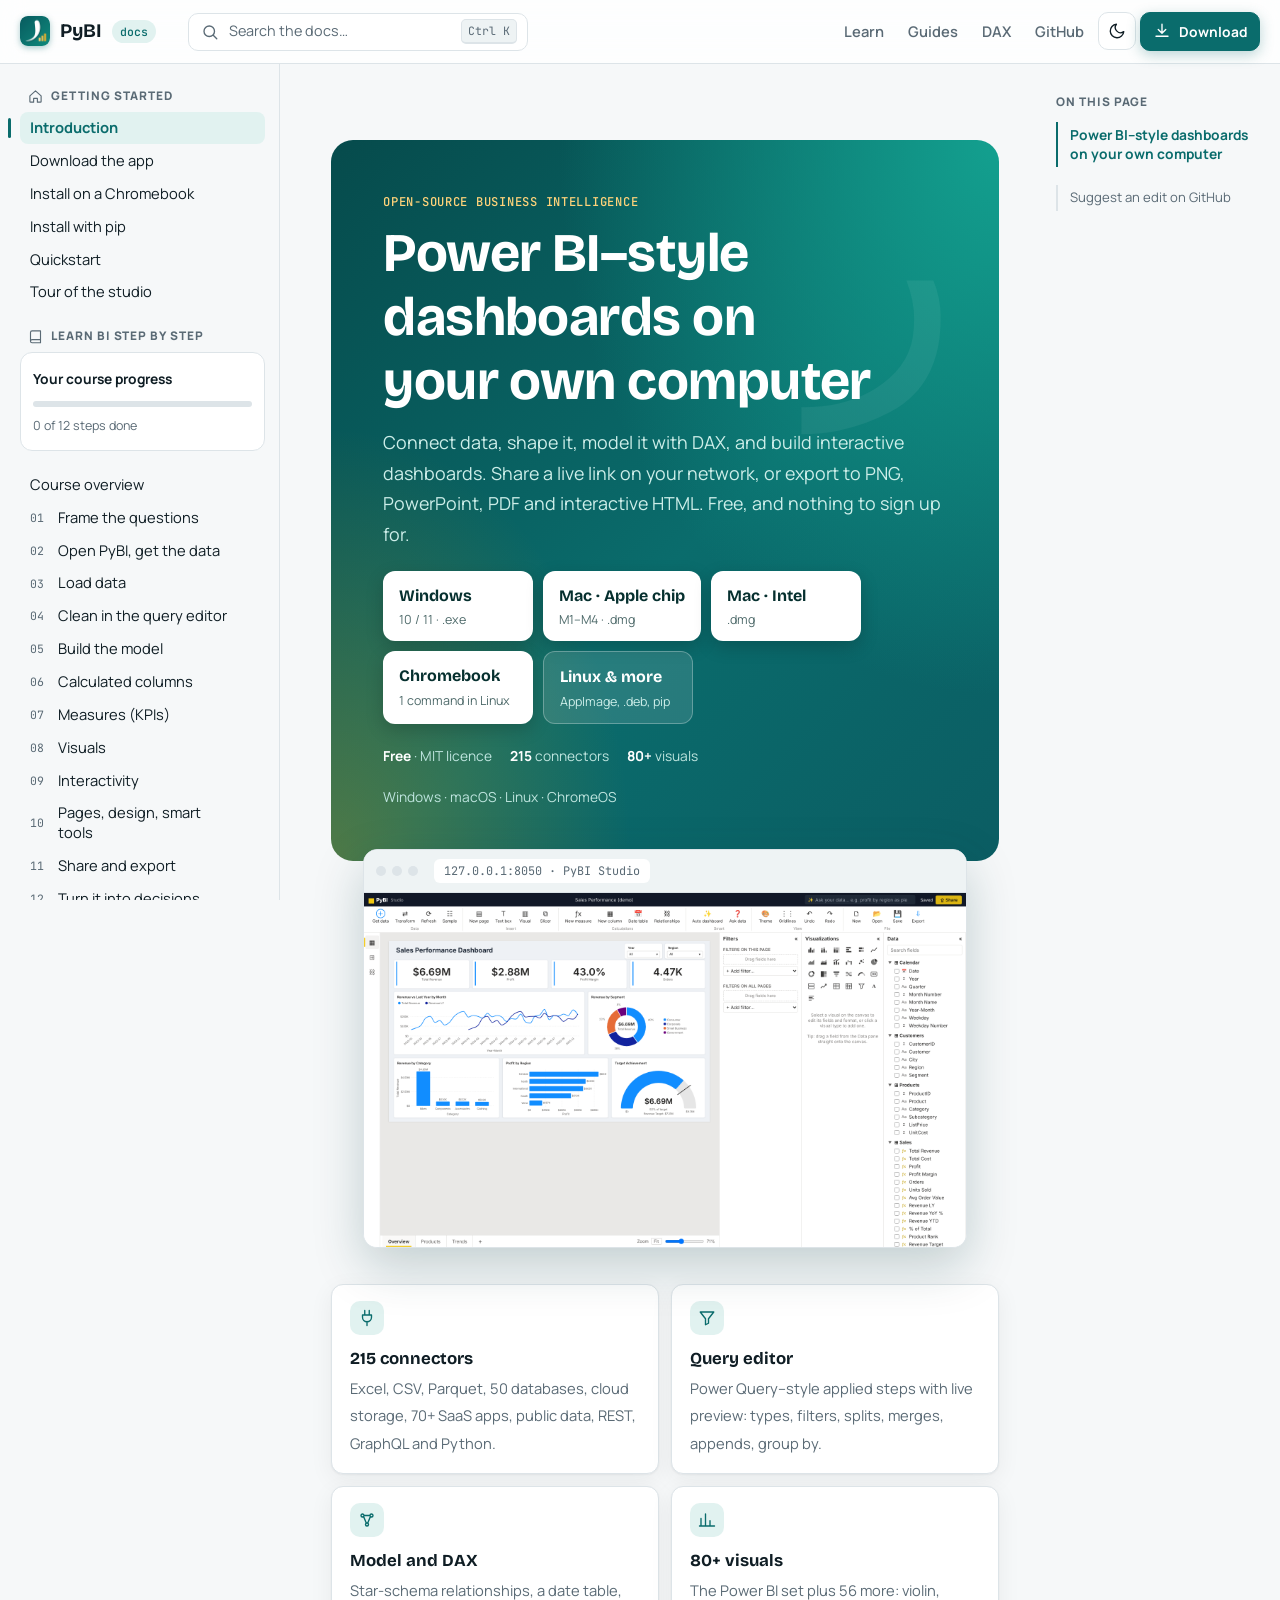
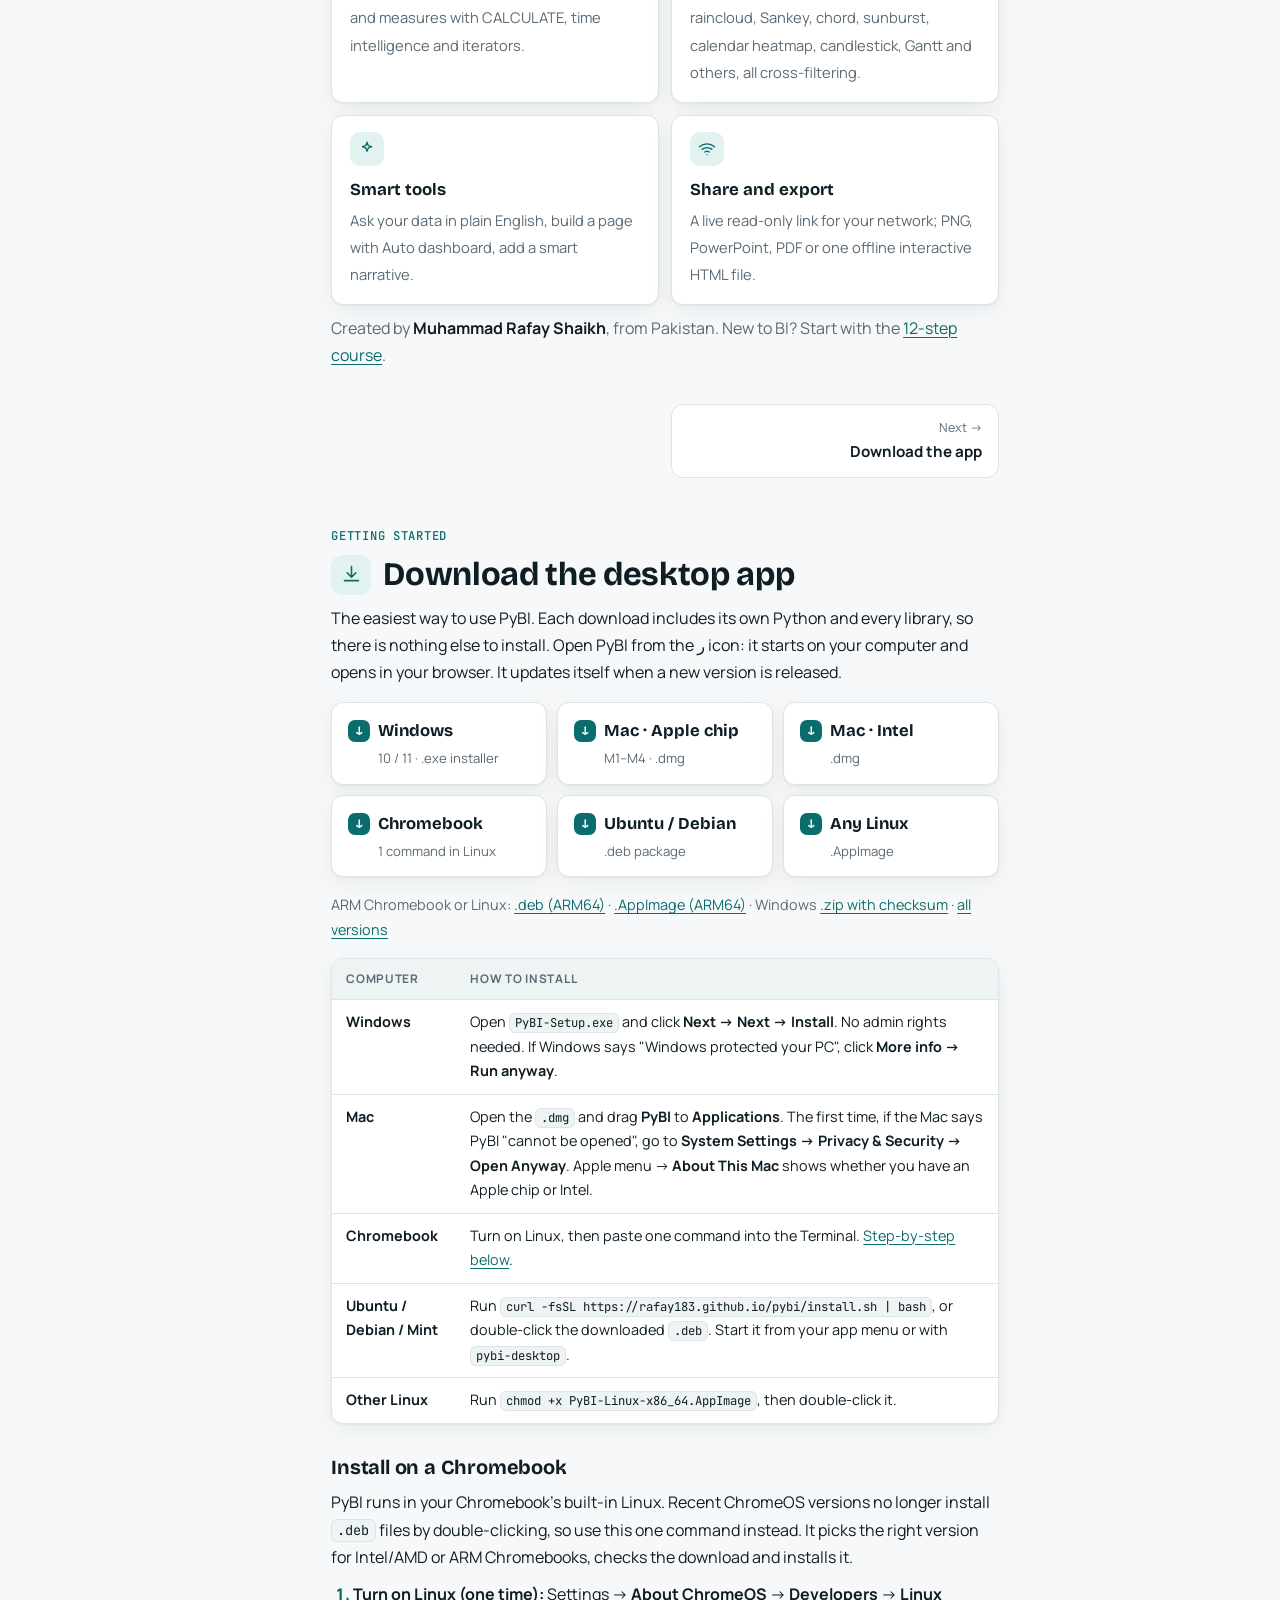
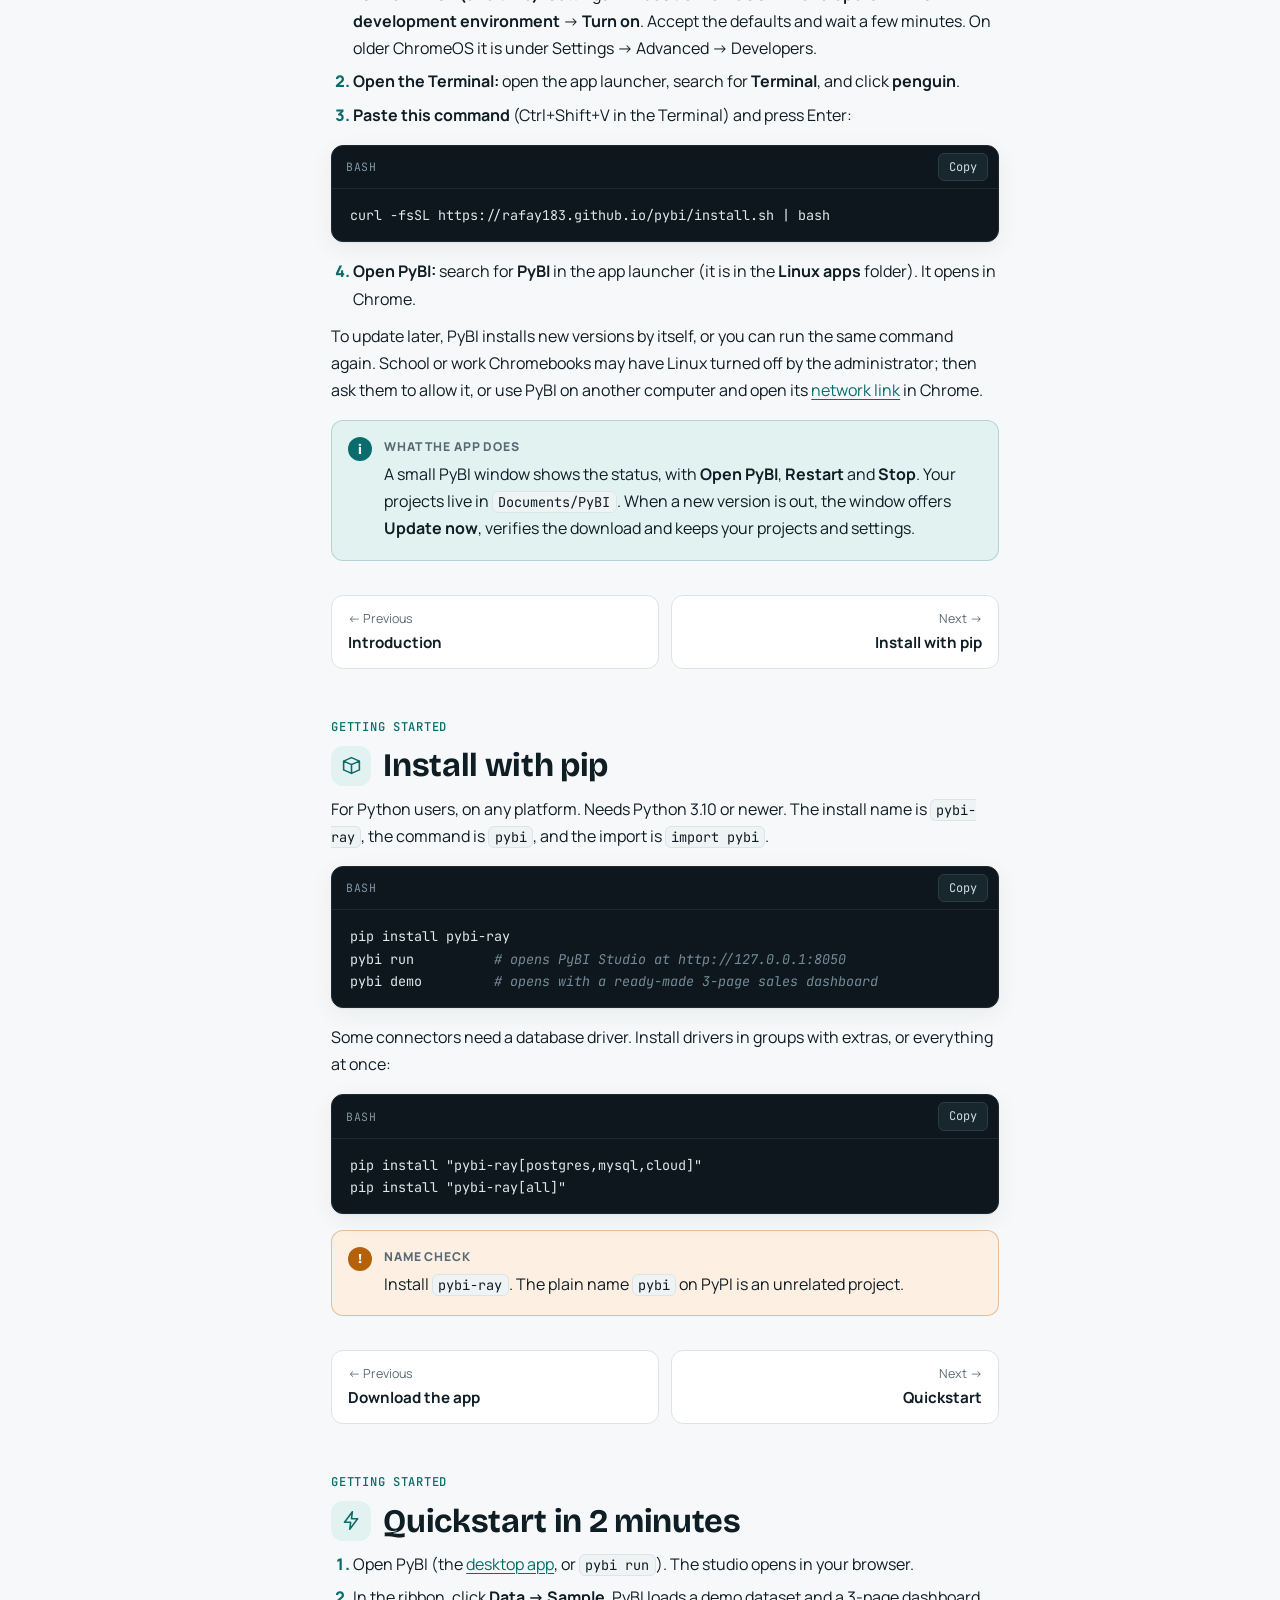
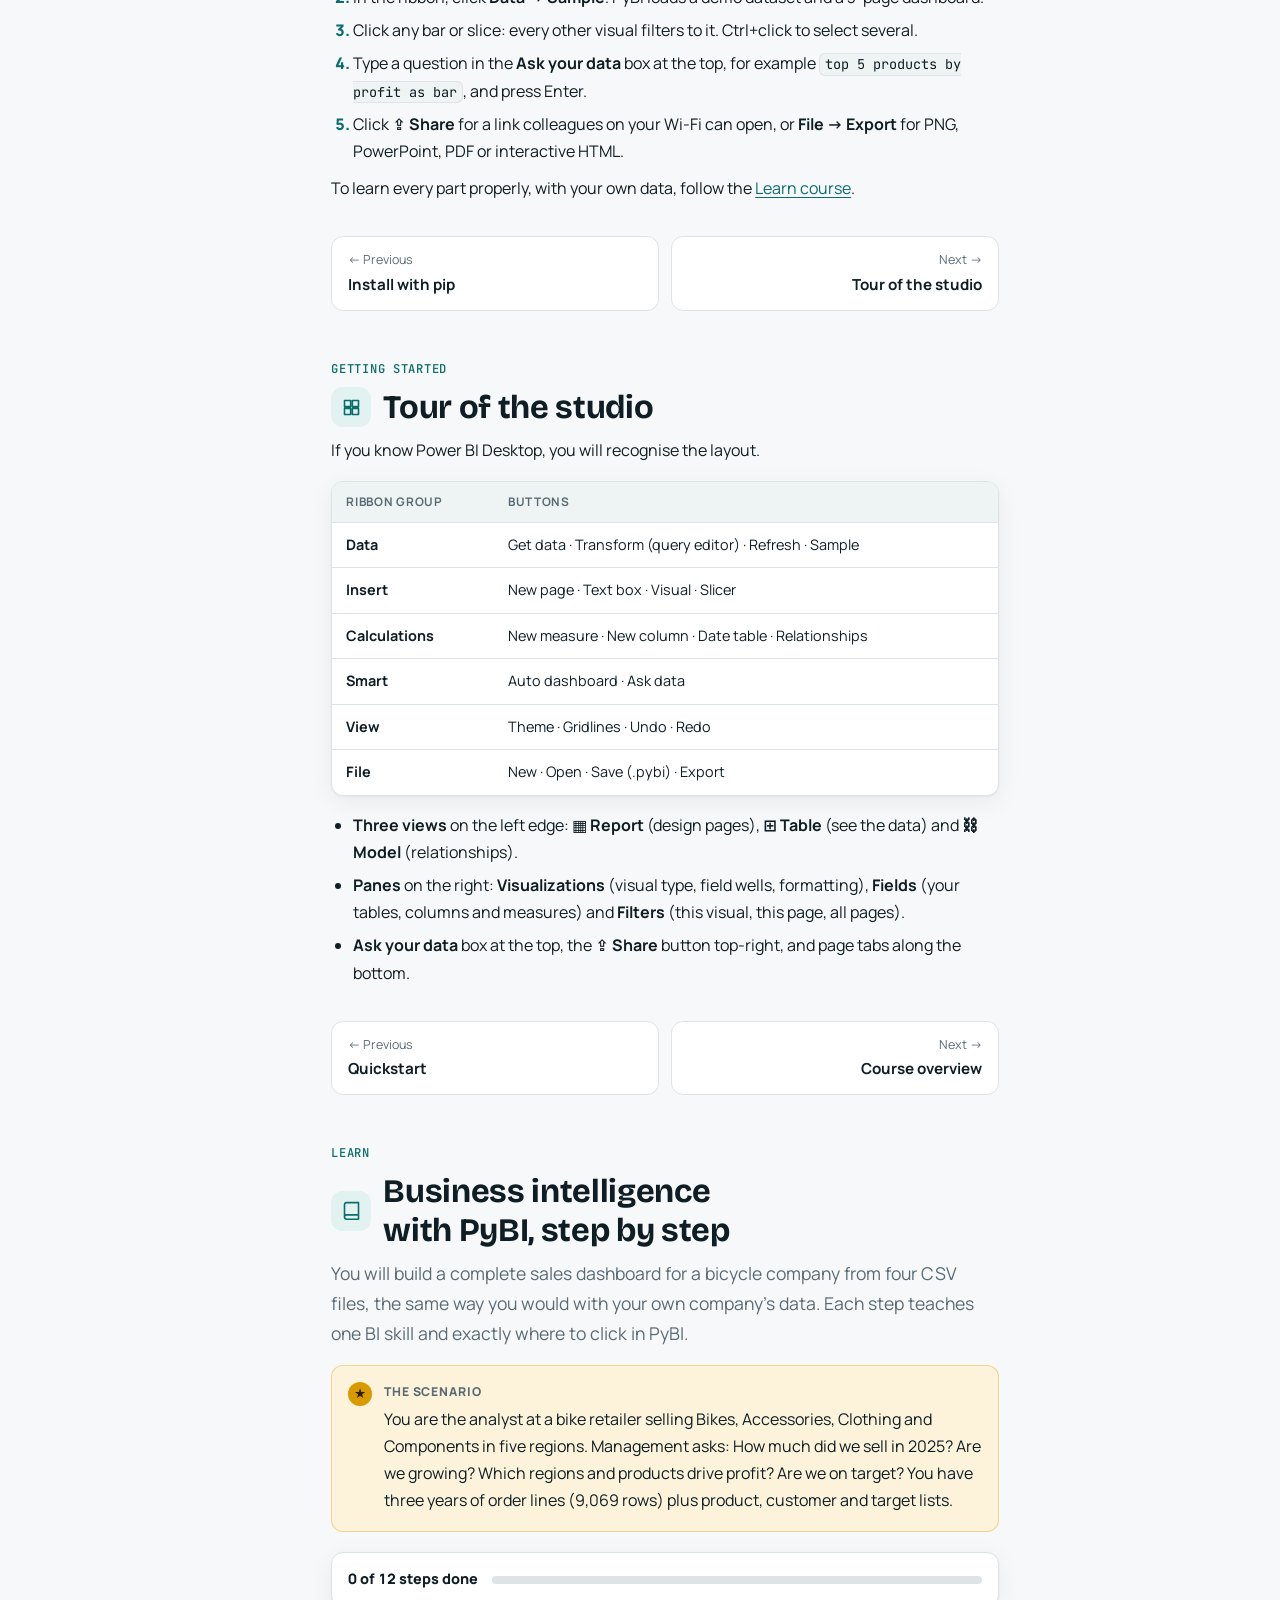
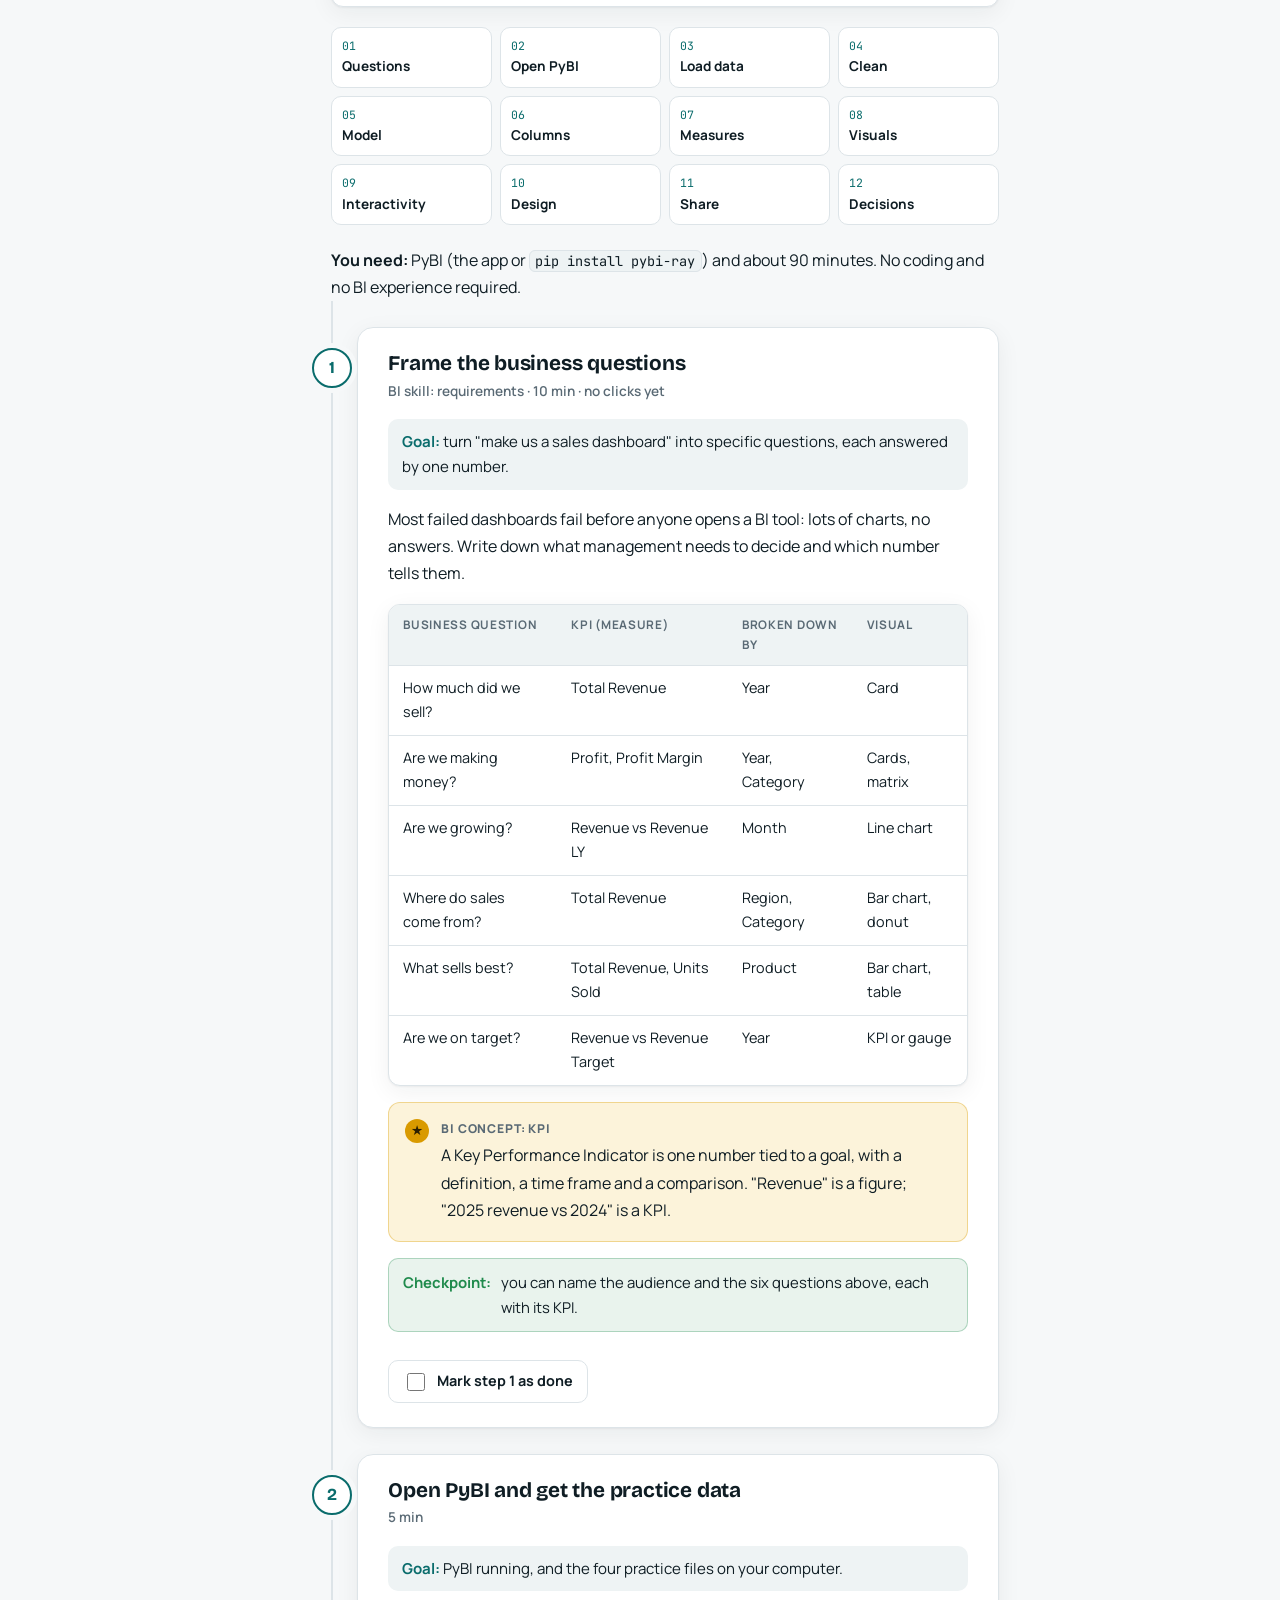
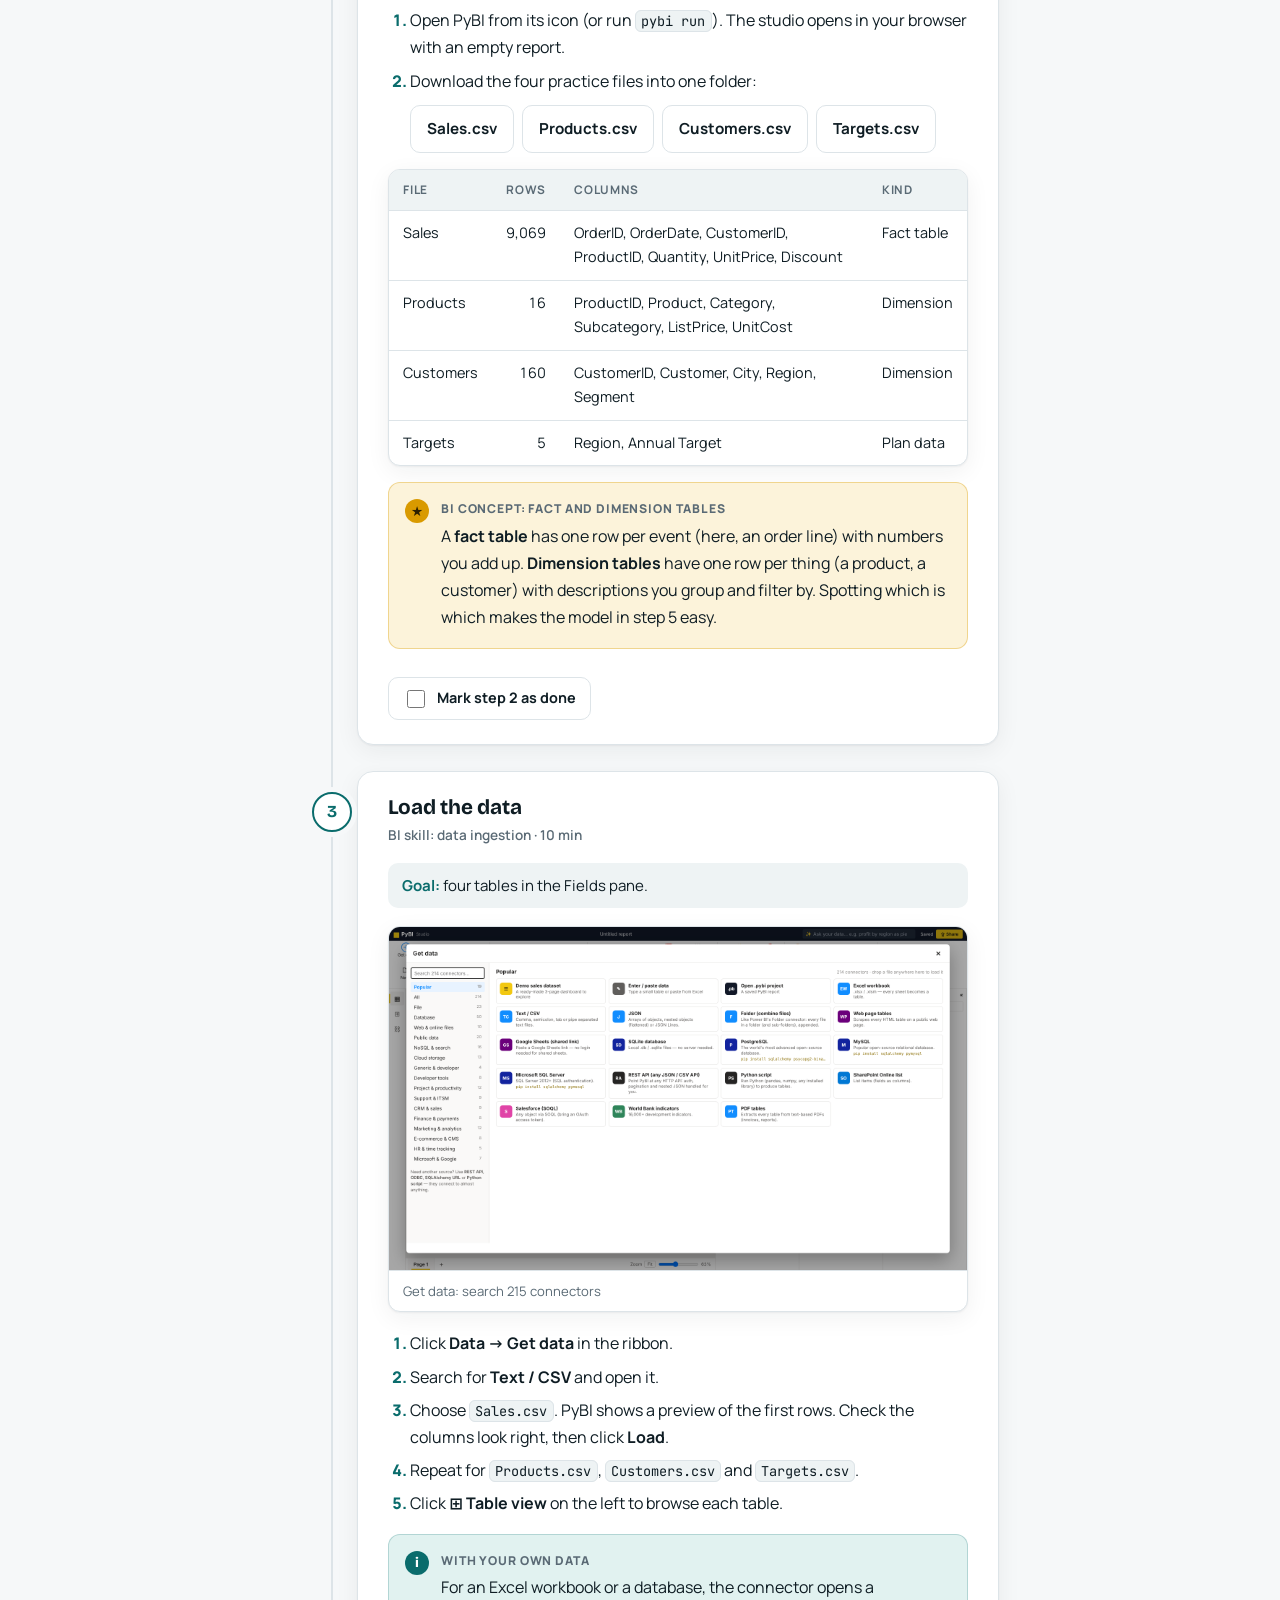
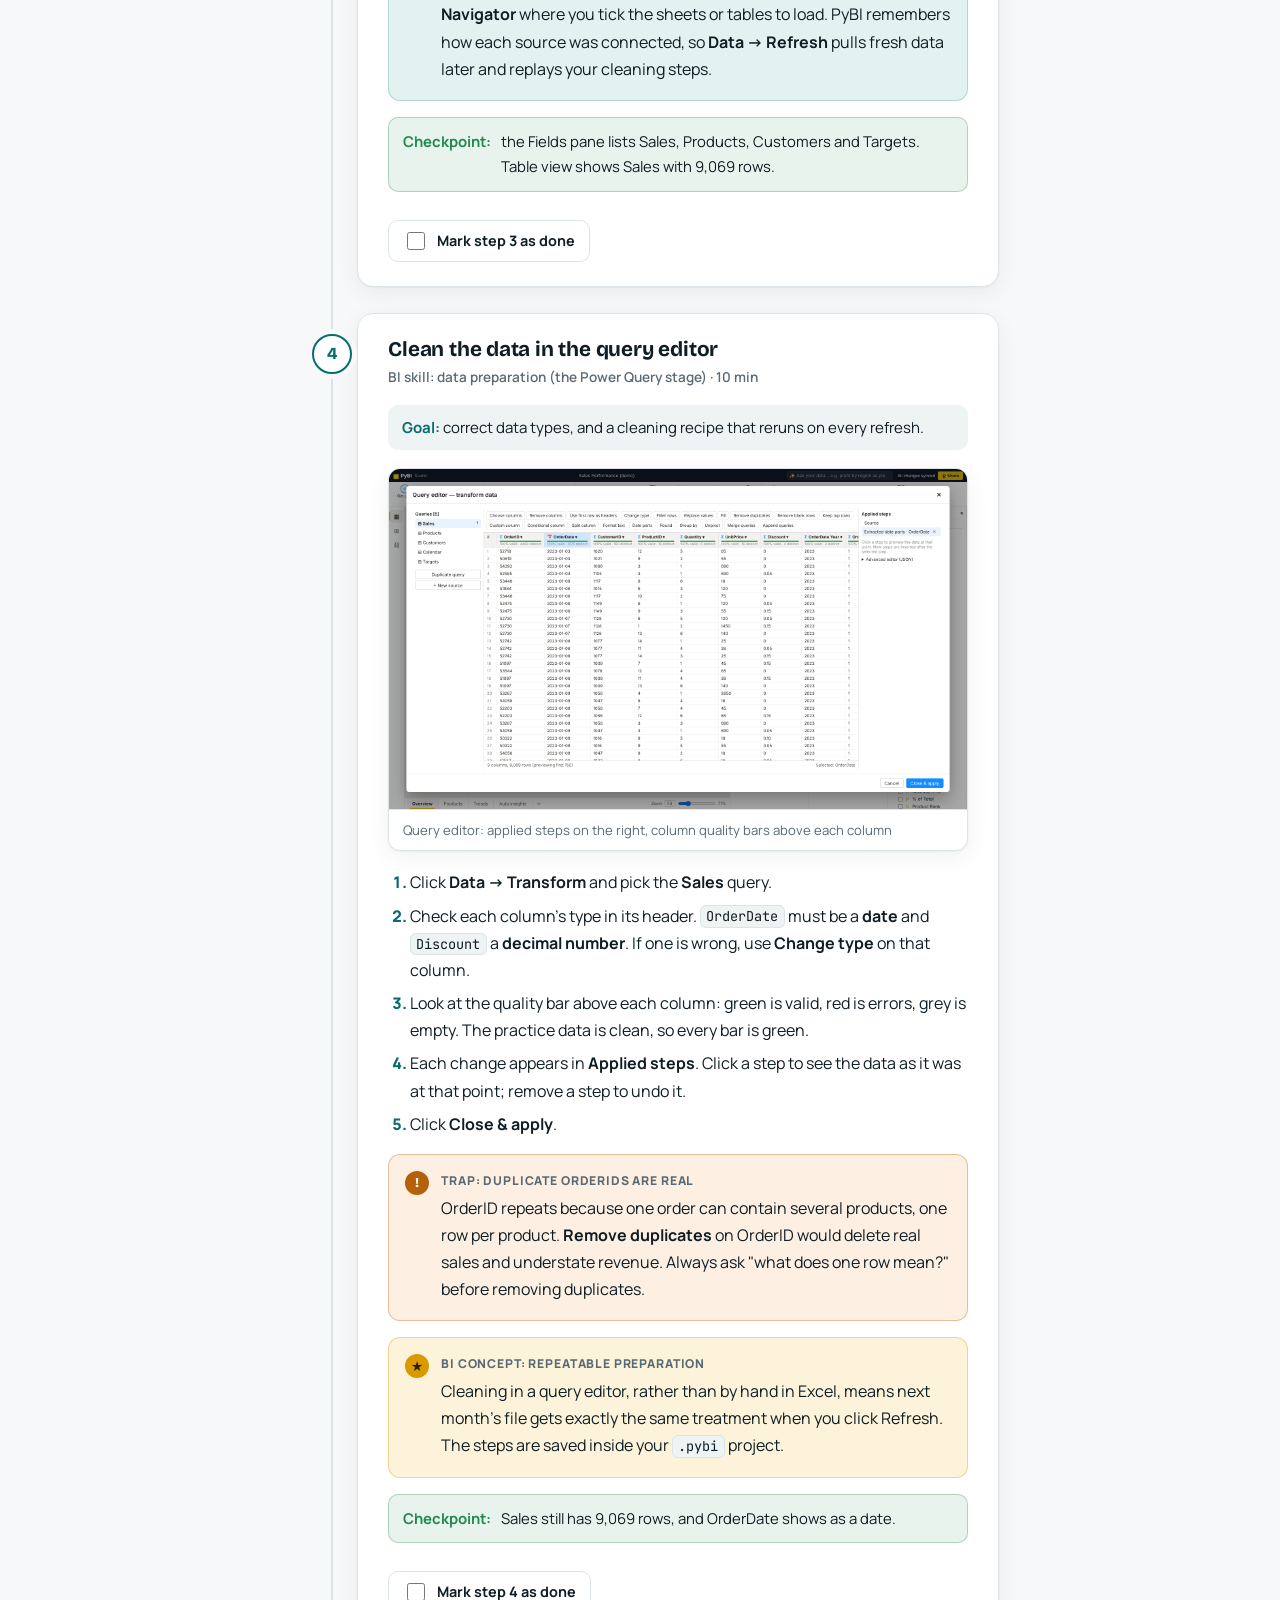
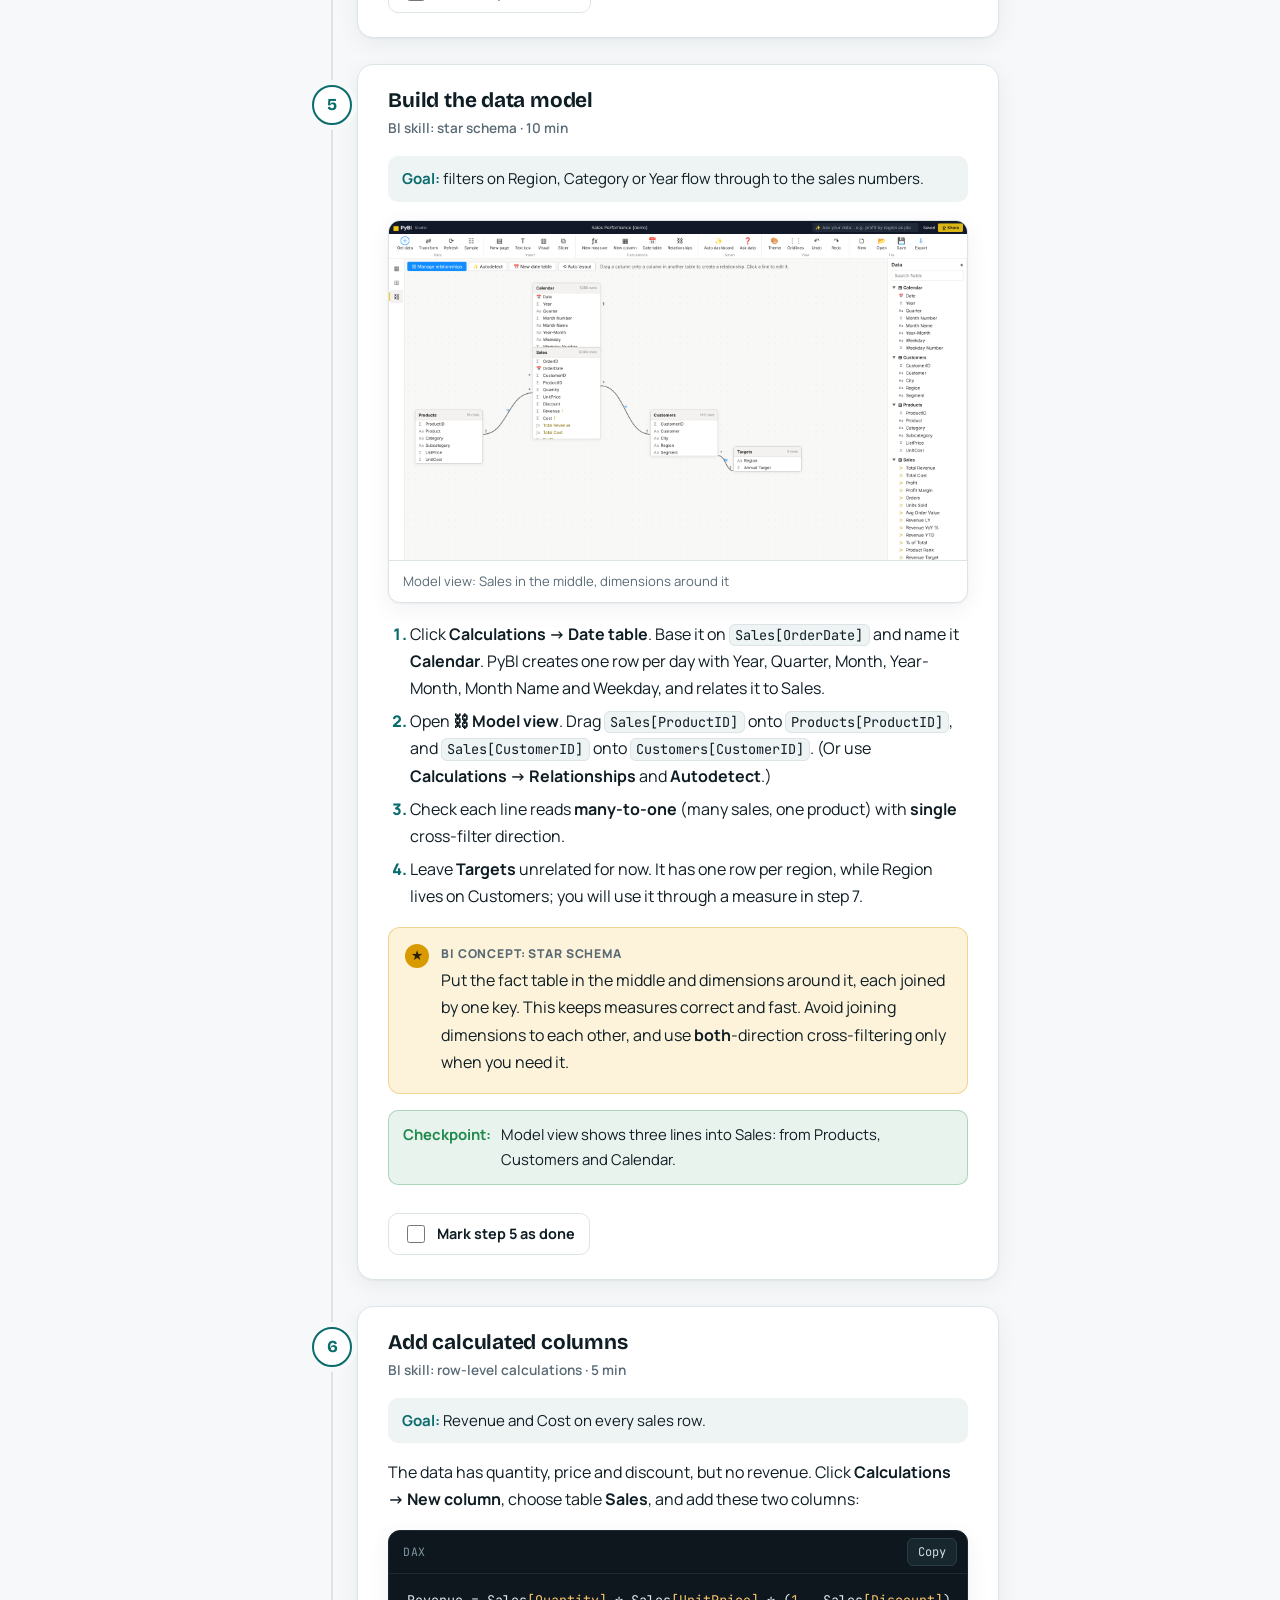
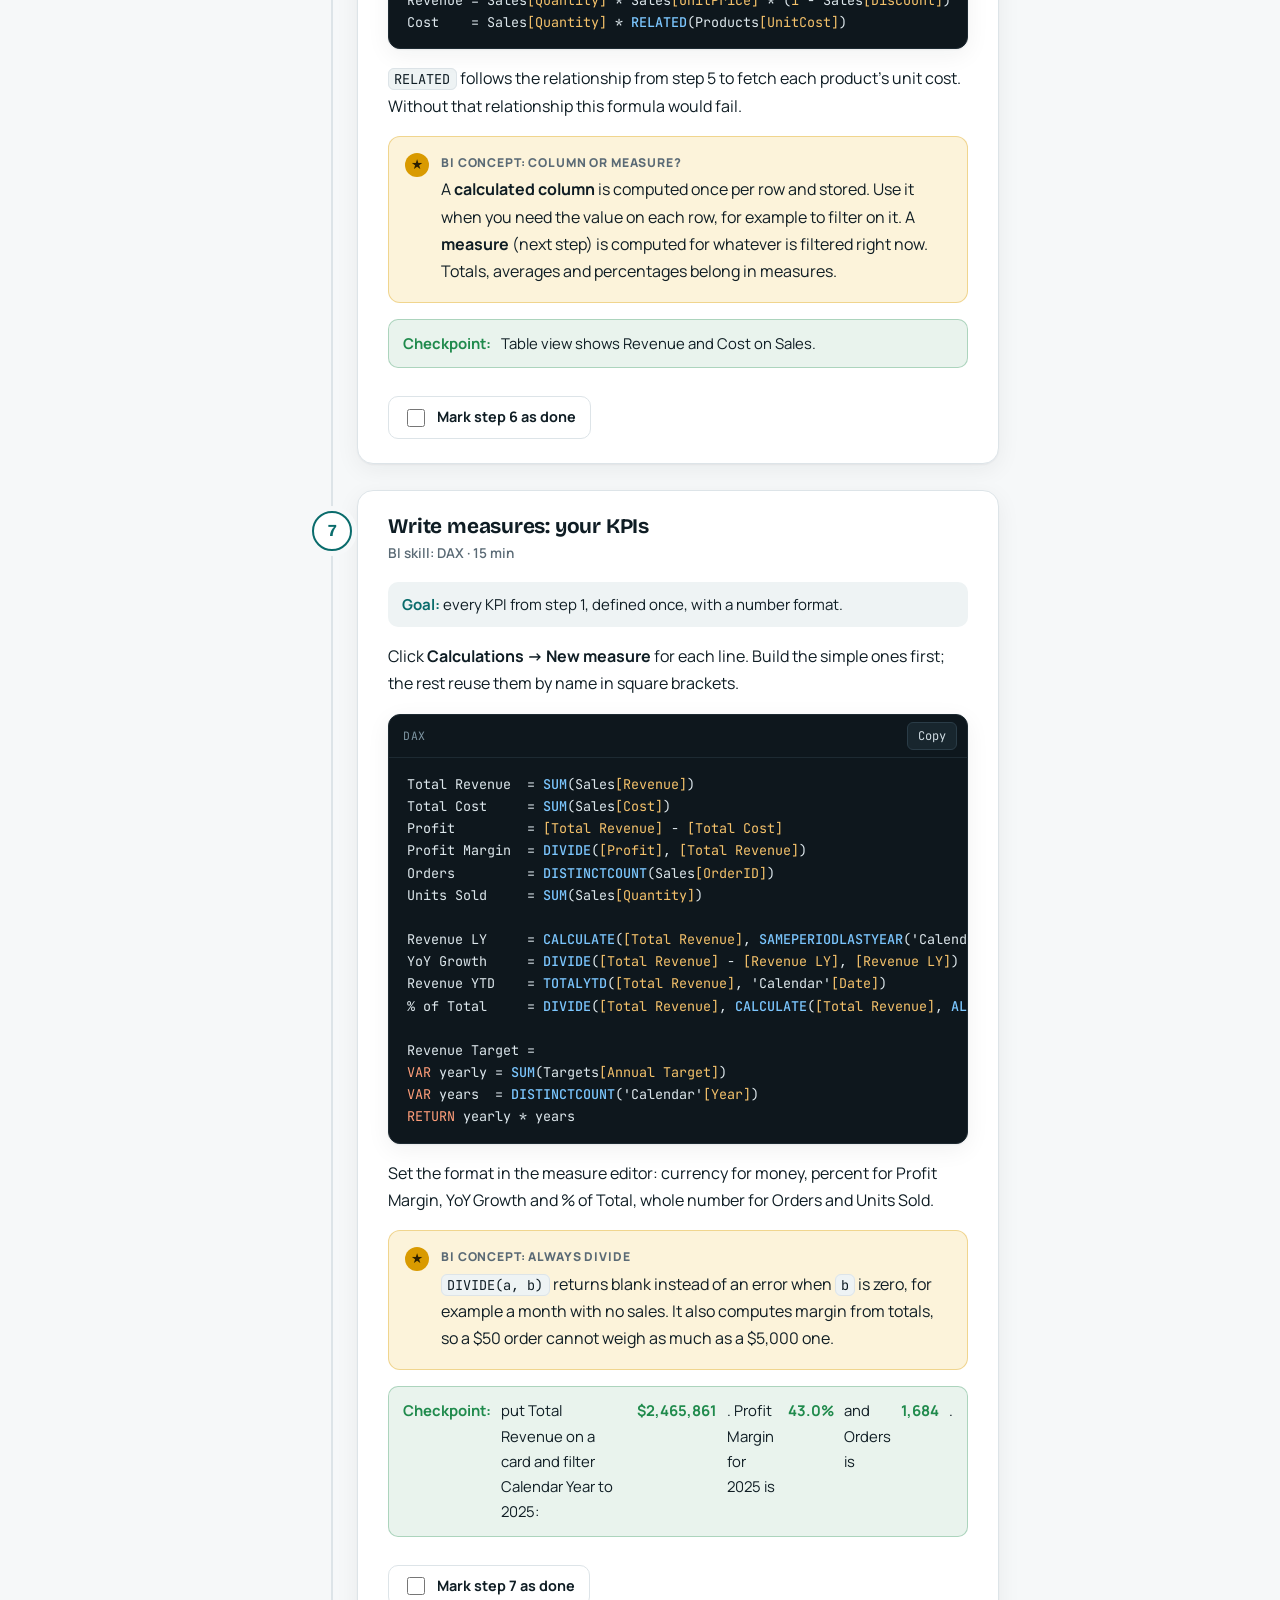
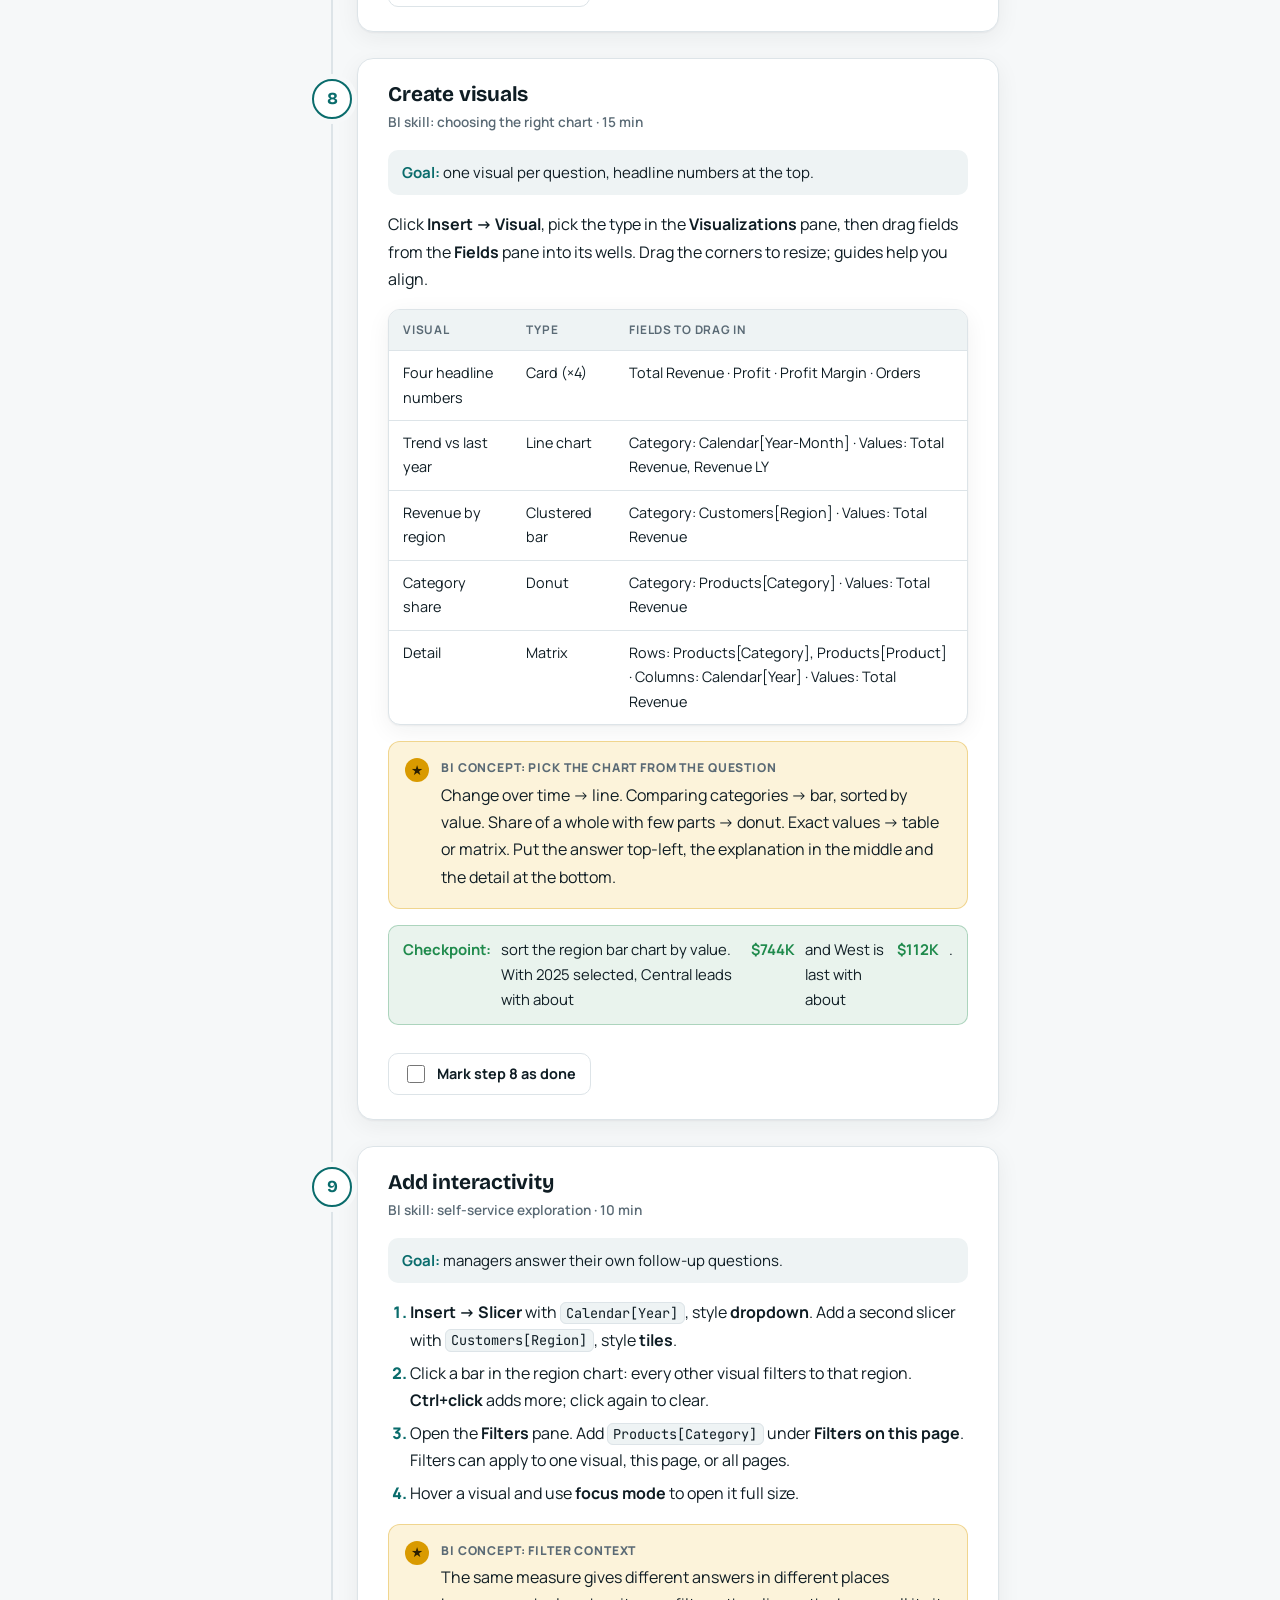
<file: docs/index.html>
<!DOCTYPE html>
<html lang="en">
<head>
<meta charset="utf-8">
<meta name="viewport" content="width=device-width, initial-scale=1">
<title>PyBI Documentation</title>
<meta name="description" content="PyBI: open-source Power BI-style business intelligence studio. Download for Windows, Mac, Chromebook and Linux, and learn BI step by step.">
<meta property="og:title" content="PyBI Documentation">
<meta property="og:description" content="Open-source business intelligence studio: get data, model, DAX measures, interactive dashboards. Free for Windows, Mac, Chromebook and Linux.">
<meta property="og:image" content="https://rafay183.github.io/pybi/images/dashboard.png">
<meta name="theme-color" content="#0a6c6c">
<link rel="icon" href="images/pybi-icon.png">
<link rel="preconnect" href="https://fonts.googleapis.com">
<link rel="preconnect" href="https://fonts.gstatic.com" crossorigin>
<link href="https://fonts.googleapis.com/css2?family=Bricolage+Grotesque:opsz,wght@12..96,600;12..96,700;12..96,800&family=Manrope:wght@400;500;600;700;800&family=JetBrains+Mono:wght@400;500&display=swap" rel="stylesheet">
<script>try{var t=localStorage.getItem("pybi-theme");if(t)document.documentElement.setAttribute("data-theme",t);}catch(e){}</script>
<style>
/* PyBI docs — layout: sticky top bar; left nav · content · right "on this page"; drawer on mobile.
   Palette taken from the ر app icon: deep teal + amber. */
:root{
  --bg:#f6f8f9; --surface:#ffffff; --surface-2:#eef3f4; --ink:#0f1d24; --muted:#5a6a75; --line:#dde4e8;
  --accent:#0a6c6c; --accent-2:#0e8c7f; --accent-soft:#e1f2f0; --accent-ink:#ffffff;
  --amber:#d99a00; --amber-soft:#fcf3da; --warn:#b4610a; --warn-soft:#fdf0e3; --good:#1f8a4c;
  --code-bg:#0e171d; --code-ink:#dde7ec; --code-line:#1d2a32;
  --shadow:0 1px 2px rgba(15,29,36,.05), 0 6px 24px rgba(15,29,36,.06);
  --shadow-lg:0 18px 50px rgba(8,60,62,.22);
  --font-display:"Bricolage Grotesque","Segoe UI",system-ui,sans-serif;
  --font-body:"Manrope","Segoe UI",system-ui,-apple-system,sans-serif;
  --font-mono:"JetBrains Mono",ui-monospace,"Cascadia Code",Consolas,monospace;
  --top:64px; --radius:12px; color-scheme:light;
}
@media (prefers-color-scheme: dark){
  :root:not([data-theme="light"]){
    --bg:#0b1216; --surface:#111b21; --surface-2:#16232a; --ink:#e3ebef; --muted:#93a4b0; --line:#22323b;
    --accent:#3fc2b6; --accent-2:#2aa79a; --accent-soft:#132e2c; --accent-ink:#06201e;
    --amber:#f0bb3a; --amber-soft:#2e2510; --warn:#f0a940; --warn-soft:#2d2112; --good:#4cc781;
    --code-bg:#081015; --code-line:#18252d;
    --shadow:0 1px 2px rgba(0,0,0,.3), 0 6px 24px rgba(0,0,0,.25); --shadow-lg:0 18px 50px rgba(0,0,0,.45);
    color-scheme:dark;
  }
}
:root[data-theme="dark"]{
  --bg:#0b1216; --surface:#111b21; --surface-2:#16232a; --ink:#e3ebef; --muted:#93a4b0; --line:#22323b;
  --accent:#3fc2b6; --accent-2:#2aa79a; --accent-soft:#132e2c; --accent-ink:#06201e;
  --amber:#f0bb3a; --amber-soft:#2e2510; --warn:#f0a940; --warn-soft:#2d2112; --good:#4cc781;
  --code-bg:#081015; --code-line:#18252d;
  --shadow:0 1px 2px rgba(0,0,0,.3), 0 6px 24px rgba(0,0,0,.25); --shadow-lg:0 18px 50px rgba(0,0,0,.45);
  color-scheme:dark;
}

*{box-sizing:border-box}
html{scroll-behavior:smooth; scroll-padding-top:calc(var(--top) + 16px)}
@media (prefers-reduced-motion: reduce){html{scroll-behavior:auto} *{transition:none !important}}
body{margin:0; background:var(--bg); color:var(--ink); font-family:var(--font-body); font-size:16px; line-height:1.7; -webkit-font-smoothing:antialiased}
a{color:var(--accent); text-underline-offset:3px; text-decoration-thickness:1px}
a:hover{text-decoration-thickness:2px}
:focus-visible{outline:2px solid var(--accent); outline-offset:2px; border-radius:6px}
h1,h2,h3,h4{font-family:var(--font-display); line-height:1.18; text-wrap:balance; margin:0; letter-spacing:-.01em}
h2{font-size:clamp(1.6rem,2.6vw,2.05rem)}
h3{font-size:1.25rem; margin:32px 0 10px}
h4{font-size:1.02rem; margin:22px 0 8px}
p{margin:10px 0}
code{font-family:var(--font-mono); font-size:.85em; background:var(--surface-2); border:1px solid var(--line); padding:.08em .38em; border-radius:6px}
pre code{background:none; border:0; padding:0; font-size:inherit}
svg.i{width:18px; height:18px; flex:none; stroke:currentColor; fill:none; stroke-width:1.8; stroke-linecap:round; stroke-linejoin:round}

/* ---------------- top bar ---------------- */
.topbar{position:sticky; top:0; z-index:40; height:var(--top); display:flex; align-items:center; gap:14px; padding:0 20px;
  background:color-mix(in srgb, var(--surface) 82%, transparent); backdrop-filter:saturate(1.4) blur(12px); -webkit-backdrop-filter:saturate(1.4) blur(12px); border-bottom:1px solid var(--line)}
.brand{display:flex; align-items:center; gap:10px; color:var(--ink); text-decoration:none; font-family:var(--font-display); font-weight:700; font-size:1.2rem}
.brand img{border-radius:8px; box-shadow:0 2px 6px rgba(10,108,108,.35)}
.pill{font-family:var(--font-mono); font-size:.72rem; font-weight:500; color:var(--accent); background:var(--accent-soft); border-radius:20px; padding:2px 8px}
.searchbtn{flex:0 1 340px; margin-left:18px; display:flex; align-items:center; gap:10px; height:38px; padding:0 10px 0 12px; border:1px solid var(--line); border-radius:10px;
  background:var(--surface); color:var(--muted); font:inherit; font-size:.9rem; cursor:pointer; text-align:left}
.searchbtn:hover{border-color:var(--accent)}
.searchbtn span{flex:1}
kbd{font-family:var(--font-mono); font-size:.72rem; border:1px solid var(--line); border-bottom-width:2px; border-radius:5px; padding:1px 6px; background:var(--surface-2); color:var(--muted)}
.topnav{margin-left:auto; display:flex; align-items:center; gap:4px}
.topnav a.link{color:var(--muted); text-decoration:none; font-weight:600; font-size:.92rem; padding:8px 10px; border-radius:8px}
.topnav a.link:hover{color:var(--ink); background:var(--surface-2)}
.iconbtn{display:grid; place-items:center; width:38px; height:38px; border-radius:10px; border:1px solid var(--line); background:var(--surface); color:var(--ink); cursor:pointer}
.iconbtn:hover{border-color:var(--accent); color:var(--accent)}
.menu-btn{display:none}
.btn{display:inline-flex; align-items:center; gap:8px; padding:10px 16px; border-radius:10px; font-weight:700; font-size:.95rem; text-decoration:none;
  border:1px solid var(--line); color:var(--ink); background:var(--surface); transition:transform .15s, box-shadow .15s, border-color .15s}
.btn:hover{border-color:var(--accent); transform:translateY(-1px)}
.btn.primary{background:var(--accent); border-color:var(--accent); color:var(--accent-ink); box-shadow:0 4px 14px rgba(10,108,108,.28)}
.btn.primary:hover{background:var(--accent-2)}
.btn.sm{padding:7px 12px; font-size:.86rem}

/* ---------------- layout ---------------- */
.layout{display:grid; grid-template-columns:280px minmax(0,1fr) 230px; max-width:1480px; margin:0 auto}
.side{position:sticky; top:var(--top); align-self:start; height:calc(100vh - var(--top)); overflow-y:auto; padding:22px 14px 40px 20px; border-right:1px solid var(--line); scrollbar-width:thin}
.side .group{margin-bottom:18px}
.side .gtitle{display:flex; align-items:center; gap:8px; font-size:.74rem; letter-spacing:.08em; text-transform:uppercase; color:var(--muted); font-weight:800; margin:0 0 6px 8px}
.side .gtitle svg{width:15px; height:15px}
.side a{position:relative; display:flex; align-items:center; gap:8px; padding:6px 10px; margin:1px 0; border-radius:8px; color:var(--ink); text-decoration:none; font-size:.92rem; line-height:1.35}
.side a:hover{background:var(--surface-2)}
.side a.active{background:var(--accent-soft); color:var(--accent); font-weight:700}
.side a.active::before{content:""; position:absolute; left:-12px; top:6px; bottom:6px; width:3px; border-radius:3px; background:var(--accent)}
.side a .n{font-family:var(--font-mono); font-size:.72rem; color:var(--muted); width:20px}
.side a .tick{margin-left:auto; color:var(--good); font-size:.8rem; visibility:hidden}
.side a.done .tick{visibility:visible}
.side .course{background:var(--surface); border:1px solid var(--line); border-radius:12px; padding:12px; margin:0 0 18px}
.side .course b{font-size:.86rem}
.side .course .bar{height:6px; background:var(--line); border-radius:6px; margin:8px 0 4px; overflow:hidden}
.side .course .bar i{display:block; height:100%; width:0; background:linear-gradient(90deg,var(--accent),var(--amber)); transition:width .3s}
.side .course small{color:var(--muted); font-size:.78rem}
main{min-width:0; padding:0 clamp(18px,4vw,56px) 80px}
.col{max-width:820px; margin:0 auto}
.toc{position:sticky; top:var(--top); align-self:start; max-height:calc(100vh - var(--top)); overflow-y:auto; padding:28px 18px 40px 6px; font-size:.86rem}
.toc .t{font-size:.74rem; letter-spacing:.08em; text-transform:uppercase; color:var(--muted); font-weight:800; margin:0 0 10px}
.toc a{display:block; color:var(--muted); text-decoration:none; padding:4px 0 4px 12px; border-left:2px solid var(--line); line-height:1.35}
.toc a:hover{color:var(--ink)}
.toc a.on{color:var(--accent); border-left-color:var(--accent); font-weight:700}
.toc .edit{display:block; margin-top:18px; color:var(--muted); font-size:.82rem}

/* ---------------- hero ---------------- */
.hero{position:relative; margin:28px 0 8px; border-radius:22px; padding:clamp(28px,5vw,52px); color:#eafaf7; overflow:hidden;
  background:radial-gradient(120% 140% at 100% 0%, #13a08f 0%, rgba(19,160,143,0) 55%), radial-gradient(90% 120% at 0% 100%, #d99a0055 0%, rgba(217,154,0,0) 50%), linear-gradient(135deg,#064b4c 0%,#0a6c6c 55%,#0b5d63 100%)}
.hero::after{content:"ر"; position:absolute; right:40px; top:-30px; font-size:300px; line-height:1; color:rgba(255,255,255,.06); font-family:serif; pointer-events:none}
.hero .eyebrow{color:#ffd37a}
.hero h1{font-size:clamp(2.2rem,5vw,3.4rem); color:#fff; max-width:16ch}
.hero .lead{color:#cdeee9; font-size:1.12rem; max-width:60ch; margin:14px 0 22px}
.hero .os{display:flex; flex-wrap:wrap; gap:10px}
.hero .os a{display:flex; flex-direction:column; min-width:150px; padding:11px 16px; border-radius:12px; text-decoration:none; color:#06302f; background:#fff; box-shadow:0 6px 18px rgba(0,0,0,.18); transition:transform .15s}
.hero .os a:hover{transform:translateY(-2px)}
.hero .os a b{font-family:var(--font-display); font-size:1rem}
.hero .os a span{font-size:.78rem; color:#4e6a6a}
.hero .os a.alt{background:rgba(255,255,255,.12); color:#fff; box-shadow:none; border:1px solid rgba(255,255,255,.28)}
.hero .os a.alt span{color:#cdeee9}
.hero .meta{display:flex; flex-wrap:wrap; gap:18px; margin-top:20px; font-size:.86rem; color:#bfe5df}
.hero .meta b{color:#fff}
.frame{margin:-6px 0 0; position:relative; z-index:1; border-radius:14px; overflow:hidden; border:1px solid var(--line); background:var(--surface); box-shadow:var(--shadow-lg); transform:translateY(-14px); margin-left:clamp(0px,3vw,32px); margin-right:clamp(0px,3vw,32px)}
.frame .chrome{display:flex; align-items:center; gap:6px; padding:9px 12px; background:var(--surface-2); border-bottom:1px solid var(--line)}
.frame .chrome i{width:10px; height:10px; border-radius:50%; background:var(--line)}
.frame .chrome span{margin-left:10px; font-family:var(--font-mono); font-size:.74rem; color:var(--muted); background:var(--surface); border-radius:6px; padding:2px 10px}
.frame img{display:block; width:100%; height:auto}
.eyebrow{font-family:var(--font-mono); font-size:.76rem; color:var(--accent); font-weight:500; letter-spacing:.06em; text-transform:uppercase; margin:0 0 8px}
.lead{font-size:1.1rem; color:var(--muted); max-width:66ch}

/* ---------------- sections ---------------- */
section{padding-top:48px}
section > h2{display:flex; align-items:center; gap:12px}
section > h2 .ic{display:grid; place-items:center; width:40px; height:40px; border-radius:12px; background:var(--accent-soft); color:var(--accent); flex:none}
section > h2 .ic svg{width:21px; height:21px}
.pager{display:grid; grid-template-columns:1fr 1fr; gap:12px; margin-top:34px}
.pager a{display:block; padding:12px 16px; border:1px solid var(--line); border-radius:12px; text-decoration:none; color:var(--ink); background:var(--surface)}
.pager a:hover{border-color:var(--accent)}
.pager a small{display:block; color:var(--muted); font-size:.78rem}
.pager a b{font-size:.95rem}
.pager .next{text-align:right; grid-column:2}

.features{display:grid; grid-template-columns:repeat(auto-fit,minmax(230px,1fr)); gap:12px; margin:22px 0 6px}
.feature{background:var(--surface); border:1px solid var(--line); border-radius:var(--radius); padding:16px 18px; box-shadow:var(--shadow)}
.feature .ic{display:grid; place-items:center; width:34px; height:34px; border-radius:10px; background:var(--accent-soft); color:var(--accent); margin-bottom:10px}
.feature b{display:block; font-family:var(--font-display); font-size:1.05rem; margin-bottom:2px}
.feature span{color:var(--muted); font-size:.92rem}

.dl-grid{display:grid; grid-template-columns:repeat(auto-fit,minmax(170px,1fr)); gap:10px; margin:16px 0}
.dl{display:flex; flex-direction:column; gap:2px; padding:14px 16px; border-radius:12px; text-decoration:none; background:var(--surface); color:var(--ink); border:1px solid var(--line); box-shadow:var(--shadow); transition:transform .15s,border-color .15s}
.dl:hover{transform:translateY(-2px); border-color:var(--accent)}
.dl b{font-family:var(--font-display); font-size:1.04rem; display:flex; align-items:center; gap:8px}
.dl b::before{content:"↓"; display:grid; place-items:center; width:22px; height:22px; border-radius:7px; background:var(--accent); color:var(--accent-ink); font-size:.8rem}
.dl span{font-size:.82rem; color:var(--muted); padding-left:30px}

.shot{margin:18px 0; border:1px solid var(--line); border-radius:var(--radius); overflow:hidden; background:var(--surface); box-shadow:var(--shadow)}
.shot img{display:block; width:100%; height:auto}
.shot figcaption{font-size:.82rem; color:var(--muted); padding:9px 14px; border-top:1px solid var(--line)}
.files{display:flex; flex-wrap:wrap; gap:8px; margin:10px 0 4px}

/* code */
.code{position:relative; margin:16px 0; border-radius:var(--radius); background:var(--code-bg); overflow:hidden; border:1px solid var(--code-line); box-shadow:var(--shadow)}
.code .bar{display:flex; justify-content:space-between; align-items:center; padding:7px 10px 7px 14px; font-family:var(--font-mono); font-size:.72rem; letter-spacing:.04em; text-transform:uppercase; color:#7f96a3; border-bottom:1px solid var(--code-line)}
.code button{font:inherit; text-transform:none; letter-spacing:0; font-size:.75rem; background:#18262e; color:#cfdbe2; border:1px solid #2a3c47; border-radius:6px; padding:3px 10px; cursor:pointer}
.code button:hover{background:#21414a}
.code pre{margin:0; padding:15px 18px; overflow-x:auto; color:var(--code-ink); font-family:var(--font-mono); font-size:.84rem; line-height:1.65}
.tk-k{color:#ff9e7a}.tk-s{color:#a6e3a1}.tk-c{color:#748b98; font-style:italic}.tk-n{color:#f5c26b}.tk-f{color:#7cc7ff}.tk-d{color:#7cc7ff; font-weight:500}.tk-m{color:#f5c26b}

/* callouts */
.callout{display:flex; gap:12px; background:var(--accent-soft); border:1px solid color-mix(in srgb, var(--accent) 22%, transparent); border-radius:var(--radius); padding:14px 16px; margin:16px 0}
.callout::before{content:"i"; flex:none; display:grid; place-items:center; width:24px; height:24px; border-radius:50%; background:var(--accent); color:var(--accent-ink); font-weight:800; font-family:var(--font-display); font-size:.85rem; margin-top:2px}
.callout.bi{background:var(--amber-soft); border-color:color-mix(in srgb, var(--amber) 35%, transparent)}
.callout.bi::before{content:"★"; background:var(--amber); color:#2b1f00}
.callout.warn{background:var(--warn-soft); border-color:color-mix(in srgb, var(--warn) 35%, transparent)}
.callout.warn::before{content:"!"; background:var(--warn); color:#fff}
.callout .t{font-weight:800; font-size:.76rem; letter-spacing:.07em; text-transform:uppercase; color:var(--muted); margin:2px 0 0}
.callout p{margin:3px 0}

/* tables */
.tbl{overflow-x:auto; margin:16px 0; border:1px solid var(--line); border-radius:var(--radius); background:var(--surface); box-shadow:var(--shadow)}
table{border-collapse:collapse; width:100%; font-size:.9rem}
th,td{text-align:left; padding:10px 14px; border-bottom:1px solid var(--line); vertical-align:top}
th{font-size:.74rem; text-transform:uppercase; letter-spacing:.06em; color:var(--muted); background:var(--surface-2)}
tr:last-child td{border-bottom:none}
tbody tr:hover td{background:color-mix(in srgb, var(--accent-soft) 45%, transparent)}
td code{white-space:nowrap}
.num{text-align:right; font-variant-numeric:tabular-nums}
ol.steps-list,ul.tight{padding-left:22px; margin:10px 0}
ol.steps-list li,ul.tight li{margin:6px 0}
ol.steps-list li::marker{font-weight:800; color:var(--accent)}

/* learn */
.progress{display:flex; align-items:center; gap:14px; background:var(--surface); border:1px solid var(--line); border-radius:var(--radius); padding:14px 16px; margin:20px 0; box-shadow:var(--shadow)}
.progress .track{flex:1; height:8px; background:var(--line); border-radius:8px; overflow:hidden}
.progress .fill{height:100%; width:0; background:linear-gradient(90deg,var(--accent),var(--amber)); transition:width .3s}
.progress .label{font-variant-numeric:tabular-nums; font-weight:800; font-size:.9rem; white-space:nowrap}
.path{display:grid; grid-template-columns:repeat(auto-fit,minmax(130px,1fr)); gap:8px; margin:14px 0 22px; padding:0; list-style:none}
.path li{background:var(--surface); border:1px solid var(--line); border-radius:10px; padding:8px 10px; font-size:.85rem; transition:border-color .15s}
.path li:hover{border-color:var(--accent)}
.path li a{color:var(--ink); text-decoration:none; font-weight:700}
.path li .n{font-family:var(--font-mono); color:var(--accent); font-size:.72rem; display:block}
.path li.done{border-color:var(--accent); background:var(--accent-soft)}
.step{position:relative; background:var(--surface); border:1px solid var(--line); border-radius:16px; padding:24px clamp(18px,3vw,30px); margin:26px 0 26px 26px; box-shadow:var(--shadow)}
.step::before{content:""; position:absolute; left:-27px; top:-27px; bottom:-27px; width:2px; background:var(--line)}
.step.done{border-color:color-mix(in srgb, var(--accent) 55%, var(--line))}
.step-head{display:flex; gap:14px; align-items:flex-start}
.step-num{position:absolute; left:-46px; top:20px; width:40px; height:40px; border-radius:50%; display:grid; place-items:center; background:var(--surface); border:2px solid var(--accent); color:var(--accent); font-family:var(--font-display); font-weight:700; font-size:1.05rem; box-shadow:0 0 0 5px var(--bg)}
.step.done .step-num{background:var(--accent); color:var(--accent-ink)}
.step-head h3{margin:0 0 3px; font-size:1.3rem}
.step-meta{color:var(--muted); font-size:.85rem; font-weight:600}
.goal{background:var(--surface-2); border-radius:10px; padding:10px 14px; margin:16px 0; font-size:.94rem}
.goal b{color:var(--accent)}
.check{display:flex; gap:10px; background:color-mix(in srgb, var(--good) 10%, var(--surface)); border:1px solid color-mix(in srgb, var(--good) 30%, transparent); border-radius:10px; padding:11px 14px; margin:16px 0; font-size:.93rem}
.check b{color:var(--good)}
.done-toggle{display:inline-flex; align-items:center; gap:9px; margin-top:12px; padding:8px 14px; border:1px solid var(--line); border-radius:10px; font-weight:700; font-size:.9rem; cursor:pointer; background:var(--surface)}
.done-toggle:hover{border-color:var(--accent)}
.done-toggle input{width:18px; height:18px; accent-color:var(--accent)}

details{background:var(--surface); border:1px solid var(--line); border-radius:var(--radius); padding:12px 16px; margin:10px 0}
details summary{cursor:pointer; font-weight:700}
details[open]{box-shadow:var(--shadow)}
details[open] summary{margin-bottom:6px; color:var(--accent)}

footer.site{margin-top:70px; border-top:1px solid var(--line); padding:34px 0 10px; display:grid; grid-template-columns:2fr 1fr 1fr 1fr; gap:24px; font-size:.9rem}
footer.site h5{margin:0 0 8px; font-size:.78rem; letter-spacing:.07em; text-transform:uppercase; color:var(--muted)}
footer.site a{display:block; color:var(--ink); text-decoration:none; margin:4px 0}
footer.site a:hover{color:var(--accent)}
footer.site p{color:var(--muted); margin:6px 0}

/* search palette */
.palette{position:fixed; inset:0; z-index:60; display:none; align-items:flex-start; justify-content:center; padding:12vh 16px 16px; background:rgba(5,15,18,.55); backdrop-filter:blur(3px)}
.palette.open{display:flex}
.palette .box{width:min(640px,100%); background:var(--surface); border:1px solid var(--line); border-radius:16px; box-shadow:var(--shadow-lg); overflow:hidden}
.palette input{width:100%; border:0; border-bottom:1px solid var(--line); padding:16px 18px; font:inherit; font-size:1.05rem; background:transparent; color:var(--ink); outline:none}
.palette ul{list-style:none; margin:0; padding:6px; max-height:52vh; overflow-y:auto}
.palette li a{display:flex; flex-direction:column; padding:9px 12px; border-radius:10px; color:var(--ink); text-decoration:none}
.palette li a small{color:var(--muted); font-size:.78rem}
.palette li a.sel, .palette li a:hover{background:var(--accent-soft)}
.palette .foot{display:flex; gap:14px; padding:9px 14px; border-top:1px solid var(--line); color:var(--muted); font-size:.78rem}
.palette .empty{padding:18px; color:var(--muted)}

.scrim{display:none}

/* ---------------- responsive ---------------- */
@media (max-width:1240px){
  .layout{grid-template-columns:270px minmax(0,1fr)}
  .toc{display:none}
}
@media (max-width:900px){
  .layout{grid-template-columns:1fr}
  .menu-btn{display:grid}
  .side{position:fixed; z-index:55; top:0; left:0; bottom:0; height:100%; width:min(310px,86vw); background:var(--surface); transform:translateX(-102%); transition:transform .25s ease; box-shadow:var(--shadow-lg); padding-top:18px}
  .side.open{transform:none}
  .scrim{position:fixed; inset:0; z-index:50; background:rgba(5,15,18,.45)}
  .scrim.open{display:block}
  .searchbtn{flex:1; margin-left:6px}
  .searchbtn span,.searchbtn kbd{display:none}
  .searchbtn{flex:0 0 38px; padding:0; justify-content:center}
  .topnav a.link{display:none}
  .step{margin-left:0} .step::before{display:none} .step-num{position:static; box-shadow:none; flex:none}
  footer.site{grid-template-columns:1fr 1fr}
}
@media (max-width:520px){
  .topnav .btn.primary{display:none}
  .hero .os a{min-width:calc(50% - 5px)}
  .pager{grid-template-columns:1fr} .pager .next{grid-column:1}
}
</style>
</head>
<body>
<header class="topbar">
  <button class="iconbtn menu-btn" id="menuBtn" aria-label="Open menu" aria-expanded="false" aria-controls="sidebar"><svg class="i" viewBox="0 0 24 24" aria-hidden="true"><path d="M4 6h16M4 12h16M4 18h16"/></svg></button>
  <a class="brand" href="#overview"><img src="images/pybi-icon.png" width="30" height="30" alt="">PyBI <span class="pill">docs</span></a>
  <button class="searchbtn" id="searchBtn" aria-label="Search the documentation"><svg class="i" viewBox="0 0 24 24" aria-hidden="true"><path d="M11 4a7 7 0 1 0 0 14 7 7 0 0 0 0-14zM21 21l-5-5"/></svg><span>Search the docs…</span><kbd>Ctrl K</kbd></button>
  <nav class="topnav" aria-label="Top">
    <a class="link" href="#learn">Learn</a>
    <a class="link" href="#guides">Guides</a>
    <a class="link" href="#dax">DAX</a>
    <a class="link" href="https://github.com/rafay183/pybi">GitHub</a>
    <button class="iconbtn" id="themeBtn" aria-label="Switch light or dark theme"><svg class="i" viewBox="0 0 24 24" aria-hidden="true"><path d="M21 12.8A9 9 0 1 1 11.2 3a7 7 0 0 0 9.8 9.8z"/></svg></button>
    <a class="btn primary sm" href="#download"><svg class="i" viewBox="0 0 24 24" aria-hidden="true"><path d="M12 3v12M7 10l5 5 5-5M4 19h16"/></svg>Download</a>
  </nav>
</header>
<div class="scrim" id="scrim"></div>
<div class="palette" id="palette" role="dialog" aria-modal="true" aria-label="Search the documentation">
  <div class="box"><input id="palInput" type="search" placeholder="Search: slicer, CALCULATE, Chromebook, export…" aria-label="Search">
    <ul id="palList"></ul>
    <div class="foot"><span><kbd>↑</kbd> <kbd>↓</kbd> to move</span><span><kbd>Enter</kbd> to open</span><span><kbd>Esc</kbd> to close</span></div></div>
</div>
<div class="layout">
<aside class="side" id="sidebar" aria-label="Documentation">
  <div class="group"><p class="gtitle"><svg class="i" viewBox="0 0 24 24" aria-hidden="true"><path d="M3 11l9-8 9 8v9a1 1 0 0 1-1 1h-5v-6H9v6H4a1 1 0 0 1-1-1z"/></svg>Getting started</p>
    <a href="#overview">Introduction</a><a href="#download">Download the app</a><a href="#chromebook">Install on a Chromebook</a><a href="#pip">Install with pip</a><a href="#quickstart">Quickstart</a><a href="#tour">Tour of the studio</a>
  </div>
  <div class="group"><p class="gtitle"><svg class="i" viewBox="0 0 24 24" aria-hidden="true"><path d="M4 19.5A2.5 2.5 0 0 1 6.5 17H20V3H6.5A2.5 2.5 0 0 0 4 5.5zM4 19.5A2.5 2.5 0 0 0 6.5 22H20v-5"/></svg>Learn BI step by step</p>
    <div class="course"><b>Your course progress</b><div class="bar"><i id="sideFill"></i></div><small id="sideLabel">0 of 12 steps done</small></div>
    <a href="#learn">Course overview</a>
    <a href="#step-1" data-step-link="1"><span class="n">01</span>Frame the questions<span class="tick">✓</span></a><a href="#step-2" data-step-link="2"><span class="n">02</span>Open PyBI, get the data<span class="tick">✓</span></a><a href="#step-3" data-step-link="3"><span class="n">03</span>Load data<span class="tick">✓</span></a><a href="#step-4" data-step-link="4"><span class="n">04</span>Clean in the query editor<span class="tick">✓</span></a><a href="#step-5" data-step-link="5"><span class="n">05</span>Build the model<span class="tick">✓</span></a><a href="#step-6" data-step-link="6"><span class="n">06</span>Calculated columns<span class="tick">✓</span></a><a href="#step-7" data-step-link="7"><span class="n">07</span>Measures (KPIs)<span class="tick">✓</span></a><a href="#step-8" data-step-link="8"><span class="n">08</span>Visuals<span class="tick">✓</span></a><a href="#step-9" data-step-link="9"><span class="n">09</span>Interactivity<span class="tick">✓</span></a><a href="#step-10" data-step-link="10"><span class="n">10</span>Pages, design, smart tools<span class="tick">✓</span></a><a href="#step-11" data-step-link="11"><span class="n">11</span>Share and export<span class="tick">✓</span></a><a href="#step-12" data-step-link="12"><span class="n">12</span>Turn it into decisions<span class="tick">✓</span></a>
  </div>
  <div class="group"><p class="gtitle"><svg class="i" viewBox="0 0 24 24" aria-hidden="true"><path d="M9 2v6M15 2v6M6 8h12v3a6 6 0 0 1-12 0zM12 17v5"/></svg>Guides</p>
    <a href="#guides">Get data &amp; connectors</a><a href="#query">Query editor</a><a href="#model">Model view</a><a href="#dax">DAX formulas</a><a href="#visuals">Visuals</a><a href="#filters">Filters &amp; interactivity</a><a href="#smart">Smart features</a><a href="#share">Share on your network</a><a href="#export">Export</a>
  </div>
  <div class="group"><p class="gtitle"><svg class="i" viewBox="0 0 24 24" aria-hidden="true"><path d="M4 6l6 6-6 6M12 19h8"/></svg>Reference</p>
    <a href="#powerbi">Power BI files</a><a href="#github">Sign in with GitHub</a><a href="#cli">Command line</a><a href="#python">Python &amp; Jupyter</a><a href="#how">How it works</a><a href="#security">Security</a><a href="#troubleshooting">Troubleshooting</a><a href="#contributing">Contributing</a>
  </div>
</aside>
<main id="content"><div class="col">
<section id="overview" class="intro">
  <div class="hero">
    <p class="eyebrow">Open-source business intelligence</p>
    <h1>Power BI–style dashboards on your own computer</h1>
    <p class="lead">Connect data, shape it, model it with DAX, and build interactive dashboards. Share a live link on your network, or export to PNG, PowerPoint, PDF and interactive HTML. Free, and nothing to sign up for.</p>
    <div class="os">
      <a href="https://github.com/rafay183/pybi/releases/latest/download/PyBI-Setup.exe"><b>Windows</b><span>10 / 11 · .exe</span></a>
      <a href="https://github.com/rafay183/pybi/releases/latest/download/PyBI-macOS-arm64.dmg"><b>Mac · Apple chip</b><span>M1–M4 · .dmg</span></a>
      <a href="https://github.com/rafay183/pybi/releases/latest/download/PyBI-macOS-x86_64.dmg"><b>Mac · Intel</b><span>.dmg</span></a>
      <a href="#chromebook"><b>Chromebook</b><span>1 command in Linux</span></a>
      <a class="alt" href="#download"><b>Linux &amp; more</b><span>AppImage, .deb, pip</span></a>
    </div>
    <div class="meta"><span><b>Free</b> · MIT licence</span><span><b>215</b> connectors</span><span><b>80+</b> visuals</span><span>Windows · macOS · Linux · ChromeOS</span></div>
  </div>
  <figure class="frame"><div class="chrome"><i></i><i></i><i></i><span>127.0.0.1:8050 · PyBI Studio</span></div>
    <img src="images/dashboard.png" alt="PyBI Studio showing the demo sales dashboard with KPI cards, a revenue trend and breakdown charts"></figure>
  <div class="features">
    <div class="feature"><div class="ic"><svg class="i" viewBox="0 0 24 24" aria-hidden="true"><path d="M9 2v6M15 2v6M6 8h12v3a6 6 0 0 1-12 0zM12 17v5"/></svg></div><b>215 connectors</b><span>Excel, CSV, Parquet, 50 databases, cloud storage, 70+ SaaS apps, public data, REST, GraphQL and Python.</span></div><div class="feature"><div class="ic"><svg class="i" viewBox="0 0 24 24" aria-hidden="true"><path d="M3 4h18l-7 9v6l-4 2v-8z"/></svg></div><b>Query editor</b><span>Power Query–style applied steps with live preview: types, filters, splits, merges, appends, group by.</span></div><div class="feature"><div class="ic"><svg class="i" viewBox="0 0 24 24" aria-hidden="true"><path d="M6 4a2 2 0 1 0 0 4 2 2 0 0 0 0-4zM18 4a2 2 0 1 0 0 4 2 2 0 0 0 0-4zM12 16a2 2 0 1 0 0 4 2 2 0 0 0 0-4zM7.5 7.5l3.5 8.5M16.5 7.5L13 16M8 6h8"/></svg></div><b>Model and DAX</b><span>Star-schema relationships, a date table, and measures with CALCULATE, time intelligence and iterators.</span></div><div class="feature"><div class="ic"><svg class="i" viewBox="0 0 24 24" aria-hidden="true"><path d="M4 20V10M10 20V4M16 20v-7M2 20h20"/></svg></div><b>80+ visuals</b><span>The Power BI set plus 56 more: violin, raincloud, Sankey, chord, sunburst, calendar heatmap, candlestick, Gantt and others, all cross-filtering.</span></div><div class="feature"><div class="ic"><svg class="i" viewBox="0 0 24 24" aria-hidden="true"><path d="M12 3l1.8 4.6L18 9l-4.2 1.4L12 15l-1.8-4.6L6 9l4.2-1.4z"/></svg></div><b>Smart tools</b><span>Ask your data in plain English, build a page with Auto dashboard, add a smart narrative.</span></div><div class="feature"><div class="ic"><svg class="i" viewBox="0 0 24 24" aria-hidden="true"><path d="M2 9a15 15 0 0 1 20 0M5.5 12.5a10 10 0 0 1 13 0M9 16a5 5 0 0 1 6 0M12 19.5h.01"/></svg></div><b>Share and export</b><span>A live read-only link for your network; PNG, PowerPoint, PDF or one offline interactive HTML file.</span></div>
  </div>
  <p style="color:var(--muted)">Created by <b style="color:var(--ink)">Muhammad Rafay Shaikh</b>, from Pakistan. New to BI? Start with the <a href="#learn">12-step course</a>.</p>
</section>


<!-- ============ DOWNLOAD ============ -->
<section id="download">
  <p class="eyebrow">Getting started</p>
  <h2><span class="ic"><svg class="i" viewBox="0 0 24 24" aria-hidden="true"><path d="M12 3v12M7 10l5 5 5-5M4 19h16"/></svg></span>Download the desktop app</h2>
  <p>The easiest way to use PyBI. Each download includes its own Python and every library, so there is nothing else to install. Open PyBI from the ر icon: it starts on your computer and opens in your browser. It updates itself when a new version is released.</p>
  <div class="dl-grid">
    <a class="dl" href="https://github.com/rafay183/pybi/releases/latest/download/PyBI-Setup.exe"><b>Windows</b><span>10 / 11 · .exe installer</span></a>
    <a class="dl" href="https://github.com/rafay183/pybi/releases/latest/download/PyBI-macOS-arm64.dmg"><b>Mac · Apple chip</b><span>M1–M4 · .dmg</span></a>
    <a class="dl" href="https://github.com/rafay183/pybi/releases/latest/download/PyBI-macOS-x86_64.dmg"><b>Mac · Intel</b><span>.dmg</span></a>
    <a class="dl" href="#chromebook"><b>Chromebook</b><span>1 command in Linux</span></a>
    <a class="dl" href="https://github.com/rafay183/pybi/releases/latest/download/PyBI-Linux-amd64.deb"><b>Ubuntu / Debian</b><span>.deb package</span></a>
    <a class="dl" href="https://github.com/rafay183/pybi/releases/latest/download/PyBI-Linux-x86_64.AppImage"><b>Any Linux</b><span>.AppImage</span></a>
  </div>
  <p style="font-size:.9rem;color:var(--muted)">ARM Chromebook or Linux: <a href="https://github.com/rafay183/pybi/releases/latest/download/PyBI-Linux-arm64.deb">.deb (ARM64)</a> · <a href="https://github.com/rafay183/pybi/releases/latest/download/PyBI-Linux-aarch64.AppImage">.AppImage (ARM64)</a> · Windows <a href="https://github.com/rafay183/pybi/releases/latest/download/PyBI-Setup.zip">.zip with checksum</a> · <a href="https://github.com/rafay183/pybi/releases">all versions</a></p>
  <div class="tbl"><table>
    <thead><tr><th>Computer</th><th>How to install</th></tr></thead>
    <tbody>
      <tr><td><b>Windows</b></td><td>Open <code>PyBI-Setup.exe</code> and click <b>Next → Next → Install</b>. No admin rights needed. If Windows says "Windows protected your PC", click <b>More info → Run anyway</b>.</td></tr>
      <tr><td><b>Mac</b></td><td>Open the <code>.dmg</code> and drag <b>PyBI</b> to <b>Applications</b>. The first time, if the Mac says PyBI "cannot be opened", go to <b>System Settings → Privacy &amp; Security → Open Anyway</b>. Apple menu → <b>About This Mac</b> shows whether you have an Apple chip or Intel.</td></tr>
      <tr><td><b>Chromebook</b></td><td>Turn on Linux, then paste one command into the Terminal. <a href="#chromebook">Step-by-step below</a>.</td></tr>
      <tr><td><b>Ubuntu / Debian / Mint</b></td><td>Run <code>curl -fsSL https://rafay183.github.io/pybi/install.sh | bash</code>, or double-click the downloaded <code>.deb</code>. Start it from your app menu or with <code>pybi-desktop</code>.</td></tr>
      <tr><td><b>Other Linux</b></td><td>Run <code>chmod +x PyBI-Linux-x86_64.AppImage</code>, then double-click it.</td></tr>
    </tbody>
  </table></div>

  <h3 id="chromebook">Install on a Chromebook</h3>
  <p>PyBI runs in your Chromebook's built-in Linux. Recent ChromeOS versions no longer install <code>.deb</code> files by double-clicking, so use this one command instead. It picks the right version for Intel/AMD or ARM Chromebooks, checks the download and installs it.</p>
  <ol class="steps-list">
    <li><b>Turn on Linux (one time):</b> Settings → <b>About ChromeOS</b> → <b>Developers</b> → <b>Linux development environment</b> → <b>Turn on</b>. Accept the defaults and wait a few minutes. On older ChromeOS it is under Settings → Advanced → Developers.</li>
    <li><b>Open the Terminal:</b> open the app launcher, search for <b>Terminal</b>, and click <b>penguin</b>.</li>
    <li><b>Paste this command</b> (Ctrl+Shift+V in the Terminal) and press Enter:</li>
  </ol>
  <div class="code" data-lang="bash"><pre><code>curl -fsSL https://rafay183.github.io/pybi/install.sh | bash</code></pre></div>
  <ol class="steps-list" start="4">
    <li><b>Open PyBI:</b> search for <b>PyBI</b> in the app launcher (it is in the <b>Linux apps</b> folder). It opens in Chrome.</li>
  </ol>
  <p>To update later, PyBI installs new versions by itself, or you can run the same command again. School or work Chromebooks may have Linux turned off by the administrator; then ask them to allow it, or use PyBI on another computer and open its <a href="#share">network link</a> in Chrome.</p>
  <div class="callout"><div><p class="t">What the app does</p><p>A small PyBI window shows the status, with <b>Open PyBI</b>, <b>Restart</b> and <b>Stop</b>. Your projects live in <code>Documents/PyBI</code>. When a new version is out, the window offers <b>Update now</b>, verifies the download and keeps your projects and settings.</p></div></div>
</section>

<!-- ============ PIP ============ -->
<section id="pip">
  <p class="eyebrow">Getting started</p>
  <h2><span class="ic"><svg class="i" viewBox="0 0 24 24" aria-hidden="true"><path d="M3 7l9-4 9 4-9 4zM3 7v10l9 4 9-4V7M12 11v10"/></svg></span>Install with pip</h2>
  <p>For Python users, on any platform. Needs Python 3.10 or newer. The install name is <code>pybi-ray</code>, the command is <code>pybi</code>, and the import is <code>import pybi</code>.</p>
  <div class="code" data-lang="bash"><pre><code>pip install pybi-ray
pybi run          # opens PyBI Studio at http://127.0.0.1:8050
pybi demo         # opens with a ready-made 3-page sales dashboard</code></pre></div>
  <p>Some connectors need a database driver. Install drivers in groups with extras, or everything at once:</p>
  <div class="code" data-lang="bash"><pre><code>pip install "pybi-ray[postgres,mysql,cloud]"
pip install "pybi-ray[all]"</code></pre></div>
  <div class="callout warn"><div><p class="t">Name check</p><p>Install <code>pybi-ray</code>. The plain name <code>pybi</code> on PyPI is an unrelated project.</p></div></div>
</section>

<!-- ============ QUICKSTART ============ -->
<section id="quickstart">
  <p class="eyebrow">Getting started</p>
  <h2><span class="ic"><svg class="i" viewBox="0 0 24 24" aria-hidden="true"><path d="M13 2L4 14h7l-1 8 9-12h-7z"/></svg></span>Quickstart in 2 minutes</h2>
  <ol class="steps-list">
    <li>Open PyBI (the <a href="#download">desktop app</a>, or <code>pybi run</code>). The studio opens in your browser.</li>
    <li>In the ribbon, click <b>Data → Sample</b>. PyBI loads a demo dataset and a 3-page dashboard.</li>
    <li>Click any bar or slice: every other visual filters to it. Ctrl+click to select several.</li>
    <li>Type a question in the <b>Ask your data</b> box at the top, for example <code>top 5 products by profit as bar</code>, and press Enter.</li>
    <li>Click <b>⇪ Share</b> for a link colleagues on your Wi-Fi can open, or <b>File → Export</b> for PNG, PowerPoint, PDF or interactive HTML.</li>
  </ol>
  <p>To learn every part properly, with your own data, follow the <a href="#learn">Learn course</a>.</p>
</section>

<!-- ============ TOUR ============ -->
<section id="tour">
  <p class="eyebrow">Getting started</p>
  <h2><span class="ic"><svg class="i" viewBox="0 0 24 24" aria-hidden="true"><path d="M4 4h7v7H4zM13 4h7v7h-7zM4 13h7v7H4zM13 13h7v7h-7z"/></svg></span>Tour of the studio</h2>
  <p>If you know Power BI Desktop, you will recognise the layout.</p>
  <div class="tbl"><table>
    <thead><tr><th>Ribbon group</th><th>Buttons</th></tr></thead>
    <tbody>
      <tr><td><b>Data</b></td><td>Get data · Transform (query editor) · Refresh · Sample</td></tr>
      <tr><td><b>Insert</b></td><td>New page · Text box · Visual · Slicer</td></tr>
      <tr><td><b>Calculations</b></td><td>New measure · New column · Date table · Relationships</td></tr>
      <tr><td><b>Smart</b></td><td>Auto dashboard · Ask data</td></tr>
      <tr><td><b>View</b></td><td>Theme · Gridlines · Undo · Redo</td></tr>
      <tr><td><b>File</b></td><td>New · Open · Save (.pybi) · Export</td></tr>
    </tbody>
  </table></div>
  <ul class="tight">
    <li><b>Three views</b> on the left edge: <b>▦ Report</b> (design pages), <b>⊞ Table</b> (see the data) and <b>⛓ Model</b> (relationships).</li>
    <li><b>Panes</b> on the right: <b>Visualizations</b> (visual type, field wells, formatting), <b>Fields</b> (your tables, columns and measures) and <b>Filters</b> (this visual, this page, all pages).</li>
    <li><b>Ask your data</b> box at the top, the <b>⇪ Share</b> button top-right, and page tabs along the bottom.</li>
  </ul>
</section>

<!-- ============ LEARN ============ -->
<section id="learn">
  <p class="eyebrow">Learn</p>
  <h2><span class="ic"><svg class="i" viewBox="0 0 24 24" aria-hidden="true"><path d="M4 19.5A2.5 2.5 0 0 1 6.5 17H20V3H6.5A2.5 2.5 0 0 0 4 5.5zM4 19.5A2.5 2.5 0 0 0 6.5 22H20v-5"/></svg></span>Business intelligence with PyBI, step by step</h2>
  <p class="lead">You will build a complete sales dashboard for a bicycle company from four CSV files, the same way you would with your own company's data. Each step teaches one BI skill and exactly where to click in PyBI.</p>
  <div class="callout bi"><div><p class="t">The scenario</p><p>You are the analyst at a bike retailer selling Bikes, Accessories, Clothing and Components in five regions. Management asks: How much did we sell in 2025? Are we growing? Which regions and products drive profit? Are we on target? You have three years of order lines (9,069 rows) plus product, customer and target lists.</p></div></div>

  <div class="progress" aria-live="polite">
    <span class="label" id="progLabel">0 of 12 steps done</span>
    <div class="track"><div class="fill" id="progFill"></div></div>
  </div>
  <ul class="path" id="path">
    <li data-step="1"><span class="n">01</span><a href="#step-1">Questions</a></li>
    <li data-step="2"><span class="n">02</span><a href="#step-2">Open PyBI</a></li>
    <li data-step="3"><span class="n">03</span><a href="#step-3">Load data</a></li>
    <li data-step="4"><span class="n">04</span><a href="#step-4">Clean</a></li>
    <li data-step="5"><span class="n">05</span><a href="#step-5">Model</a></li>
    <li data-step="6"><span class="n">06</span><a href="#step-6">Columns</a></li>
    <li data-step="7"><span class="n">07</span><a href="#step-7">Measures</a></li>
    <li data-step="8"><span class="n">08</span><a href="#step-8">Visuals</a></li>
    <li data-step="9"><span class="n">09</span><a href="#step-9">Interactivity</a></li>
    <li data-step="10"><span class="n">10</span><a href="#step-10">Design</a></li>
    <li data-step="11"><span class="n">11</span><a href="#step-11">Share</a></li>
    <li data-step="12"><span class="n">12</span><a href="#step-12">Decisions</a></li>
  </ul>
  <p><b>You need:</b> PyBI (the app or <code>pip install pybi-ray</code>) and about 90 minutes. No coding and no BI experience required.</p>

  <!-- STEP 1 -->
  <article class="step" id="step-1" data-step="1">
    <div class="step-head"><div class="step-num">1</div><div><h3>Frame the business questions</h3><div class="step-meta">BI skill: requirements · 10 min · no clicks yet</div></div></div>
    <div class="goal"><b>Goal:</b> turn "make us a sales dashboard" into specific questions, each answered by one number.</div>
    <p>Most failed dashboards fail before anyone opens a BI tool: lots of charts, no answers. Write down what management needs to decide and which number tells them.</p>
    <div class="tbl"><table>
      <thead><tr><th>Business question</th><th>KPI (measure)</th><th>Broken down by</th><th>Visual</th></tr></thead>
      <tbody>
        <tr><td>How much did we sell?</td><td>Total Revenue</td><td>Year</td><td>Card</td></tr>
        <tr><td>Are we making money?</td><td>Profit, Profit Margin</td><td>Year, Category</td><td>Cards, matrix</td></tr>
        <tr><td>Are we growing?</td><td>Revenue vs Revenue LY</td><td>Month</td><td>Line chart</td></tr>
        <tr><td>Where do sales come from?</td><td>Total Revenue</td><td>Region, Category</td><td>Bar chart, donut</td></tr>
        <tr><td>What sells best?</td><td>Total Revenue, Units Sold</td><td>Product</td><td>Bar chart, table</td></tr>
        <tr><td>Are we on target?</td><td>Revenue vs Revenue Target</td><td>Year</td><td>KPI or gauge</td></tr>
      </tbody>
    </table></div>
    <div class="callout bi"><div><p class="t">BI concept: KPI</p><p>A Key Performance Indicator is one number tied to a goal, with a definition, a time frame and a comparison. "Revenue" is a figure; "2025 revenue vs 2024" is a KPI.</p></div></div>
    <div class="check"><b>Checkpoint:</b> you can name the audience and the six questions above, each with its KPI.</div>
    <label class="done-toggle"><input type="checkbox" data-done="1"> Mark step 1 as done</label>
  </article>

  <!-- STEP 2 -->
  <article class="step" id="step-2" data-step="2">
    <div class="step-head"><div class="step-num">2</div><div><h3>Open PyBI and get the practice data</h3><div class="step-meta">5 min</div></div></div>
    <div class="goal"><b>Goal:</b> PyBI running, and the four practice files on your computer.</div>
    <ol class="steps-list">
      <li>Open PyBI from its icon (or run <code>pybi run</code>). The studio opens in your browser with an empty report.</li>
      <li>Download the four practice files into one folder:
        <div class="files">
          <a class="btn" href="learn-data/Sales.csv" download>Sales.csv</a>
          <a class="btn" href="learn-data/Products.csv" download>Products.csv</a>
          <a class="btn" href="learn-data/Customers.csv" download>Customers.csv</a>
          <a class="btn" href="learn-data/Targets.csv" download>Targets.csv</a>
        </div>
      </li>
    </ol>
    <div class="tbl"><table>
      <thead><tr><th>File</th><th>Rows</th><th>Columns</th><th>Kind</th></tr></thead>
      <tbody>
        <tr><td>Sales</td><td class="num">9,069</td><td>OrderID, OrderDate, CustomerID, ProductID, Quantity, UnitPrice, Discount</td><td>Fact table</td></tr>
        <tr><td>Products</td><td class="num">16</td><td>ProductID, Product, Category, Subcategory, ListPrice, UnitCost</td><td>Dimension</td></tr>
        <tr><td>Customers</td><td class="num">160</td><td>CustomerID, Customer, City, Region, Segment</td><td>Dimension</td></tr>
        <tr><td>Targets</td><td class="num">5</td><td>Region, Annual Target</td><td>Plan data</td></tr>
      </tbody>
    </table></div>
    <div class="callout bi"><div><p class="t">BI concept: fact and dimension tables</p><p>A <b>fact table</b> has one row per event (here, an order line) with numbers you add up. <b>Dimension tables</b> have one row per thing (a product, a customer) with descriptions you group and filter by. Spotting which is which makes the model in step 5 easy.</p></div></div>
    <label class="done-toggle"><input type="checkbox" data-done="2"> Mark step 2 as done</label>
  </article>

  <!-- STEP 3 -->
  <article class="step" id="step-3" data-step="3">
    <div class="step-head"><div class="step-num">3</div><div><h3>Load the data</h3><div class="step-meta">BI skill: data ingestion · 10 min</div></div></div>
    <div class="goal"><b>Goal:</b> four tables in the Fields pane.</div>
    <figure class="shot"><img src="images/get-data.png" alt="The Get data window listing connector categories and a search box"><figcaption>Get data: search 215 connectors</figcaption></figure>
    <ol class="steps-list">
      <li>Click <b>Data → Get data</b> in the ribbon.</li>
      <li>Search for <b>Text / CSV</b> and open it.</li>
      <li>Choose <code>Sales.csv</code>. PyBI shows a preview of the first rows. Check the columns look right, then click <b>Load</b>.</li>
      <li>Repeat for <code>Products.csv</code>, <code>Customers.csv</code> and <code>Targets.csv</code>.</li>
      <li>Click <b>⊞ Table view</b> on the left to browse each table.</li>
    </ol>
    <div class="callout"><div><p class="t">With your own data</p><p>For an Excel workbook or a database, the connector opens a <b>Navigator</b> where you tick the sheets or tables to load. PyBI remembers how each source was connected, so <b>Data → Refresh</b> pulls fresh data later and replays your cleaning steps.</p></div></div>
    <div class="check"><b>Checkpoint:</b> the Fields pane lists Sales, Products, Customers and Targets. Table view shows Sales with 9,069 rows.</div>
    <label class="done-toggle"><input type="checkbox" data-done="3"> Mark step 3 as done</label>
  </article>

  <!-- STEP 4 -->
  <article class="step" id="step-4" data-step="4">
    <div class="step-head"><div class="step-num">4</div><div><h3>Clean the data in the query editor</h3><div class="step-meta">BI skill: data preparation (the Power Query stage) · 10 min</div></div></div>
    <div class="goal"><b>Goal:</b> correct data types, and a cleaning recipe that reruns on every refresh.</div>
    <figure class="shot"><img src="images/query-editor.png" alt="The query editor with a table preview, column quality bars and the list of applied steps"><figcaption>Query editor: applied steps on the right, column quality bars above each column</figcaption></figure>
    <ol class="steps-list">
      <li>Click <b>Data → Transform</b> and pick the <b>Sales</b> query.</li>
      <li>Check each column's type in its header. <code>OrderDate</code> must be a <b>date</b> and <code>Discount</code> a <b>decimal number</b>. If one is wrong, use <b>Change type</b> on that column.</li>
      <li>Look at the quality bar above each column: green is valid, red is errors, grey is empty. The practice data is clean, so every bar is green.</li>
      <li>Each change appears in <b>Applied steps</b>. Click a step to see the data as it was at that point; remove a step to undo it.</li>
      <li>Click <b>Close &amp; apply</b>.</li>
    </ol>
    <div class="callout warn"><div><p class="t">Trap: duplicate OrderIDs are real</p><p>OrderID repeats because one order can contain several products, one row per product. <b>Remove duplicates</b> on OrderID would delete real sales and understate revenue. Always ask "what does one row mean?" before removing duplicates.</p></div></div>
    <div class="callout bi"><div><p class="t">BI concept: repeatable preparation</p><p>Cleaning in a query editor, rather than by hand in Excel, means next month's file gets exactly the same treatment when you click Refresh. The steps are saved inside your <code>.pybi</code> project.</p></div></div>
    <div class="check"><b>Checkpoint:</b> Sales still has 9,069 rows, and OrderDate shows as a date.</div>
    <label class="done-toggle"><input type="checkbox" data-done="4"> Mark step 4 as done</label>
  </article>

  <!-- STEP 5 -->
  <article class="step" id="step-5" data-step="5">
    <div class="step-head"><div class="step-num">5</div><div><h3>Build the data model</h3><div class="step-meta">BI skill: star schema · 10 min</div></div></div>
    <div class="goal"><b>Goal:</b> filters on Region, Category or Year flow through to the sales numbers.</div>
    <figure class="shot"><img src="images/model-view.png" alt="Model view showing tables as boxes connected by relationship lines"><figcaption>Model view: Sales in the middle, dimensions around it</figcaption></figure>
    <ol class="steps-list">
      <li>Click <b>Calculations → Date table</b>. Base it on <code>Sales[OrderDate]</code> and name it <b>Calendar</b>. PyBI creates one row per day with Year, Quarter, Month, Year-Month, Month Name and Weekday, and relates it to Sales.</li>
      <li>Open <b>⛓ Model view</b>. Drag <code>Sales[ProductID]</code> onto <code>Products[ProductID]</code>, and <code>Sales[CustomerID]</code> onto <code>Customers[CustomerID]</code>. (Or use <b>Calculations → Relationships</b> and <b>Autodetect</b>.)</li>
      <li>Check each line reads <b>many-to-one</b> (many sales, one product) with <b>single</b> cross-filter direction.</li>
      <li>Leave <b>Targets</b> unrelated for now. It has one row per region, while Region lives on Customers; you will use it through a measure in step 7.</li>
    </ol>
    <div class="callout bi"><div><p class="t">BI concept: star schema</p><p>Put the fact table in the middle and dimensions around it, each joined by one key. This keeps measures correct and fast. Avoid joining dimensions to each other, and use <b>both</b>-direction cross-filtering only when you need it.</p></div></div>
    <div class="check"><b>Checkpoint:</b> Model view shows three lines into Sales: from Products, Customers and Calendar.</div>
    <label class="done-toggle"><input type="checkbox" data-done="5"> Mark step 5 as done</label>
  </article>

  <!-- STEP 6 -->
  <article class="step" id="step-6" data-step="6">
    <div class="step-head"><div class="step-num">6</div><div><h3>Add calculated columns</h3><div class="step-meta">BI skill: row-level calculations · 5 min</div></div></div>
    <div class="goal"><b>Goal:</b> Revenue and Cost on every sales row.</div>
    <p>The data has quantity, price and discount, but no revenue. Click <b>Calculations → New column</b>, choose table <b>Sales</b>, and add these two columns:</p>
    <div class="code" data-lang="dax"><pre><code>Revenue = Sales[Quantity] * Sales[UnitPrice] * (1 - Sales[Discount])
Cost    = Sales[Quantity] * RELATED(Products[UnitCost])</code></pre></div>
    <p><code>RELATED</code> follows the relationship from step 5 to fetch each product's unit cost. Without that relationship this formula would fail.</p>
    <div class="callout bi"><div><p class="t">BI concept: column or measure?</p><p>A <b>calculated column</b> is computed once per row and stored. Use it when you need the value on each row, for example to filter on it. A <b>measure</b> (next step) is computed for whatever is filtered right now. Totals, averages and percentages belong in measures.</p></div></div>
    <div class="check"><b>Checkpoint:</b> Table view shows Revenue and Cost on Sales.</div>
    <label class="done-toggle"><input type="checkbox" data-done="6"> Mark step 6 as done</label>
  </article>

  <!-- STEP 7 -->
  <article class="step" id="step-7" data-step="7">
    <div class="step-head"><div class="step-num">7</div><div><h3>Write measures: your KPIs</h3><div class="step-meta">BI skill: DAX · 15 min</div></div></div>
    <div class="goal"><b>Goal:</b> every KPI from step 1, defined once, with a number format.</div>
    <p>Click <b>Calculations → New measure</b> for each line. Build the simple ones first; the rest reuse them by name in square brackets.</p>
    <div class="code" data-lang="dax"><pre><code>Total Revenue  = SUM(Sales[Revenue])
Total Cost     = SUM(Sales[Cost])
Profit         = [Total Revenue] - [Total Cost]
Profit Margin  = DIVIDE([Profit], [Total Revenue])
Orders         = DISTINCTCOUNT(Sales[OrderID])
Units Sold     = SUM(Sales[Quantity])

Revenue LY     = CALCULATE([Total Revenue], SAMEPERIODLASTYEAR('Calendar'[Date]))
YoY Growth     = DIVIDE([Total Revenue] - [Revenue LY], [Revenue LY])
Revenue YTD    = TOTALYTD([Total Revenue], 'Calendar'[Date])
% of Total     = DIVIDE([Total Revenue], CALCULATE([Total Revenue], ALLSELECTED(Sales)))

Revenue Target =
VAR yearly = SUM(Targets[Annual Target])
VAR years  = DISTINCTCOUNT('Calendar'[Year])
RETURN yearly * years</code></pre></div>
    <p>Set the format in the measure editor: currency for money, percent for Profit Margin, YoY Growth and % of Total, whole number for Orders and Units Sold.</p>
    <div class="callout bi"><div><p class="t">BI concept: always DIVIDE</p><p><code>DIVIDE(a, b)</code> returns blank instead of an error when <code>b</code> is zero, for example a month with no sales. It also computes margin from totals, so a $50 order cannot weigh as much as a $5,000 one.</p></div></div>
    <div class="check"><b>Checkpoint:</b> put Total Revenue on a card and filter Calendar Year to 2025: <b>$2,465,861</b>. Profit Margin for 2025 is <b>43.0%</b> and Orders is <b>1,684</b>.</div>
    <label class="done-toggle"><input type="checkbox" data-done="7"> Mark step 7 as done</label>
  </article>

  <!-- STEP 8 -->
  <article class="step" id="step-8" data-step="8">
    <div class="step-head"><div class="step-num">8</div><div><h3>Create visuals</h3><div class="step-meta">BI skill: choosing the right chart · 15 min</div></div></div>
    <div class="goal"><b>Goal:</b> one visual per question, headline numbers at the top.</div>
    <p>Click <b>Insert → Visual</b>, pick the type in the <b>Visualizations</b> pane, then drag fields from the <b>Fields</b> pane into its wells. Drag the corners to resize; guides help you align.</p>
    <div class="tbl"><table>
      <thead><tr><th>Visual</th><th>Type</th><th>Fields to drag in</th></tr></thead>
      <tbody>
        <tr><td>Four headline numbers</td><td>Card (×4)</td><td>Total Revenue · Profit · Profit Margin · Orders</td></tr>
        <tr><td>Trend vs last year</td><td>Line chart</td><td>Category: Calendar[Year-Month] · Values: Total Revenue, Revenue LY</td></tr>
        <tr><td>Revenue by region</td><td>Clustered bar</td><td>Category: Customers[Region] · Values: Total Revenue</td></tr>
        <tr><td>Category share</td><td>Donut</td><td>Category: Products[Category] · Values: Total Revenue</td></tr>
        <tr><td>Detail</td><td>Matrix</td><td>Rows: Products[Category], Products[Product] · Columns: Calendar[Year] · Values: Total Revenue</td></tr>
      </tbody>
    </table></div>
    <div class="callout bi"><div><p class="t">BI concept: pick the chart from the question</p><p>Change over time → line. Comparing categories → bar, sorted by value. Share of a whole with few parts → donut. Exact values → table or matrix. Put the answer top-left, the explanation in the middle and the detail at the bottom.</p></div></div>
    <div class="check"><b>Checkpoint:</b> sort the region bar chart by value. With 2025 selected, Central leads with about <b>$744K</b> and West is last with about <b>$112K</b>.</div>
    <label class="done-toggle"><input type="checkbox" data-done="8"> Mark step 8 as done</label>
  </article>

  <!-- STEP 9 -->
  <article class="step" id="step-9" data-step="9">
    <div class="step-head"><div class="step-num">9</div><div><h3>Add interactivity</h3><div class="step-meta">BI skill: self-service exploration · 10 min</div></div></div>
    <div class="goal"><b>Goal:</b> managers answer their own follow-up questions.</div>
    <ol class="steps-list">
      <li><b>Insert → Slicer</b> with <code>Calendar[Year]</code>, style <b>dropdown</b>. Add a second slicer with <code>Customers[Region]</code>, style <b>tiles</b>.</li>
      <li>Click a bar in the region chart: every other visual filters to that region. <b>Ctrl+click</b> adds more; click again to clear.</li>
      <li>Open the <b>Filters</b> pane. Add <code>Products[Category]</code> under <b>Filters on this page</b>. Filters can apply to one visual, this page, or all pages.</li>
      <li>Hover a visual and use <b>focus mode</b> to open it full size.</li>
    </ol>
    <div class="callout bi"><div><p class="t">BI concept: filter context</p><p>The same measure gives different answers in different places because each place has its own filters: the slicers, the bar or cell it sits in, and any clicked selections. Total Revenue in the "North" bar means revenue where Region = North and Year = the slicer's year. Understanding this is the key to every BI tool.</p></div></div>
    <div class="check"><b>Checkpoint:</b> choose Region = North and Year = 2025: the cards show North's figures (about $618K revenue) and every chart follows.</div>
    <label class="done-toggle"><input type="checkbox" data-done="9"> Mark step 9 as done</label>
  </article>

  <!-- STEP 10 -->
  <article class="step" id="step-10" data-step="10">
    <div class="step-head"><div class="step-num">10</div><div><h3>Pages, design and smart tools</h3><div class="step-meta">BI skill: report design · 10 min</div></div></div>
    <div class="goal"><b>Goal:</b> a polished multi-page report where each page has one job.</div>
    <ol class="steps-list">
      <li><b>Insert → New page</b>, and name it <b>Products</b> from its page tab.</li>
      <li>Add a title with <b>Insert → Text box</b>, and a short description of what the page answers.</li>
      <li><b>View → Theme</b>: pick one of six themes, including dark.</li>
      <li>Type <code>top 5 products by profit as bar</code> in <b>Ask your data</b>. PyBI builds the visual; refine it in the Visualizations pane.</li>
      <li>On a new page, try <b>Smart → Auto dashboard</b>: PyBI builds a full insight page from your model. Keep what helps.</li>
      <li>Add a <b>Smart narrative</b> visual for an automatically written summary of the numbers on the page.</li>
    </ol>
    <ul class="tight">
      <li>One page, one question: Overview (how are we doing), Products (what sells), Regions (where).</li>
      <li>One accent colour for what matters; everything else neutral.</li>
      <li>Every title says what it shows and in which units.</li>
    </ul>
    <div class="check"><b>Checkpoint:</b> the report has at least two pages with titles, and an Ask-your-data visual.</div>
    <label class="done-toggle"><input type="checkbox" data-done="10"> Mark step 10 as done</label>
  </article>

  <!-- STEP 11 -->
  <article class="step" id="step-11" data-step="11">
    <div class="step-head"><div class="step-num">11</div><div><h3>Save, share and export</h3><div class="step-meta">BI skill: distribution · 10 min</div></div></div>
    <div class="goal"><b>Goal:</b> the dashboard in front of the people who need it.</div>
    <ol class="steps-list">
      <li><b>File → Save</b> to keep a <code>.pybi</code> project: data, steps, model and report in one file.</li>
      <li>Click <b>⇪ Share</b> and copy the link. Anyone on the same Wi-Fi or office network can open the live, read-only dashboard; it updates as you edit. Viewers can use slicers and cross-filtering but cannot edit.</li>
      <li><b>File → Export</b> for meetings and email:</li>
    </ol>
    <div class="tbl"><table>
      <thead><tr><th>Export</th><th>Best for</th><th>Interactive?</th></tr></thead>
      <tbody>
        <tr><td>PNG (this page or all pages)</td><td>WhatsApp, email, quick screenshots</td><td>No</td></tr>
        <tr><td>PowerPoint (.pptx)</td><td>Monthly review meetings</td><td>No</td></tr>
        <tr><td>PDF document</td><td>Printing, archives</td><td>No</td></tr>
        <tr><td>Interactive HTML</td><td>Sending the whole dashboard to anyone; opens offline in any browser</td><td>Yes: slicers and cross-filtering work</td></tr>
      </tbody>
    </table></div>
    <div class="callout warn"><div><p class="t">Before you share</p><p>The share link reaches everyone on that network, and an exported HTML file contains the data. Share only what the recipients may see. Use <code>pybi run --private</code> to turn the network link off.</p></div></div>
    <div class="check"><b>Checkpoint:</b> a colleague opens your Share link on their phone, and you have a .pptx and an .html export.</div>
    <label class="done-toggle"><input type="checkbox" data-done="11"> Mark step 11 as done</label>
  </article>

  <!-- STEP 12 -->
  <article class="step" id="step-12" data-step="12">
    <div class="step-head"><div class="step-num">12</div><div><h3>Turn visuals into decisions</h3><div class="step-meta">BI skill: analysis and storytelling · 15 min</div></div></div>
    <div class="goal"><b>Goal:</b> read the dashboard like an analyst and write the summary management actually reads.</div>
    <div class="tbl"><table>
      <thead><tr><th>Question</th><th>What the practice data shows (2025)</th><th>So what?</th></tr></thead>
      <tbody>
        <tr><td>How much did we sell?</td><td>$2.47M revenue, $1.06M profit</td><td>Baseline for 2026</td></tr>
        <tr><td>Are we growing?</td><td>+5.1% vs 2024 (2024 grew +25%)</td><td>Growth is slowing sharply</td></tr>
        <tr><td>On target?</td><td>$2.47M vs $2.44M target: 101%</td><td>Just made it overall</td></tr>
        <tr><td>Where?</td><td>Central $744K leads; West $112K</td><td>Compare each region with its target in the Targets table: South ($410K vs $820K) reached only half</td></tr>
        <tr><td>What sells?</td><td>Bikes are 72% of revenue; E-Bike Volt alone $555K</td><td>Revenue depends on one category</td></tr>
        <tr><td>Making money?</td><td>Margin steady at 43%; Bikes 38.7% vs Accessories 59.6%, Clothing 56.8%</td><td>The biggest category has the lowest margin</td></tr>
      </tbody>
    </table></div>
    <h4>The three-line executive summary</h4>
    <ol class="steps-list">
      <li><b>Headline:</b> "2025 revenue reached $2.47M, 101% of target, but growth slowed to 5% from 25%."</li>
      <li><b>Driver:</b> "Bikes bring 72% of revenue at the lowest margin, and the South region delivered only half its target."</li>
      <li><b>Action:</b> "Grow high-margin accessories and clothing alongside bike sales, and review the South plan."</li>
    </ol>
    <div class="callout bi"><div><p class="t">BI concept: descriptive → diagnostic → prescriptive</p><p>Descriptive says <i>what</i> happened (growth slowed). Diagnostic says <i>why</i> (one category, one weak region). Prescriptive says <i>what to do</i>. Your dashboard does the first, slicers and drill-downs support the second, and your summary delivers the third.</p></div></div>
    <h4>Practice exercises</h4>
    <ol class="steps-list">
      <li>Add a measure <code>Profit per Unit = DIVIDE([Profit], [Units Sold])</code> and show it by product. Which product earns most per bike sold?</li>
      <li>Build a KPI visual of Total Revenue against Revenue Target, by year.</li>
      <li>Add a Customers[Segment] slicer. Which segment has the highest margin?</li>
      <li>Rank products with <code>Product Rank = RANKX(ALL(Products), [Total Revenue])</code> and show the top 5 in a table.</li>
      <li>Replace the CSVs with real data from your work, click Refresh, and see which visuals still answer the questions.</li>
    </ol>
    <label class="done-toggle"><input type="checkbox" data-done="12"> Mark step 12 as done</label>
  </article>
</section>

<!-- ============ GUIDES ============ -->
<section id="guides">
  <p class="eyebrow">Guides</p>
  <h2><span class="ic"><svg class="i" viewBox="0 0 24 24" aria-hidden="true"><path d="M9 2v6M15 2v6M6 8h12v3a6 6 0 0 1-12 0zM12 17v5"/></svg></span>Get data and connectors</h2>
  <p>Open <b>Data → Get data</b> to search the catalog. Each connector shows a form and a live preview; databases, workbooks, folders and buckets add a <b>Navigator</b> to pick tables. Sources remember how they were connected, so <b>Refresh</b> re-pulls fresh data while keeping your query steps.</p>
  <figure class="shot"><img src="images/navigator.png" alt="The Navigator listing tables in a source with a preview of the selected table"><figcaption>Navigator: tick the tables to load</figcaption></figure>
  <div class="tbl"><table>
    <thead><tr><th>Category</th><th class="num">Count</th><th>Examples</th></tr></thead>
    <tbody>
      <tr><td>File</td><td class="num">23</td><td>CSV, Excel, JSON, XML, Parquet, PDF tables, SAS, SPSS, Stata, folder (combine files)</td></tr>
      <tr><td>Database</td><td class="num">50</td><td>SQL Server, PostgreSQL, MySQL, Oracle, Snowflake, BigQuery, Databricks, DuckDB, ODBC</td></tr>
      <tr><td>Web &amp; online files</td><td class="num">10</td><td>Web page tables, Google Sheets link, OneDrive/SharePoint link, GitHub file</td></tr>
      <tr><td>Public data</td><td class="num">20</td><td>World Bank, FRED, Eurostat, OECD, IMF, Our World in Data, exchange rates</td></tr>
      <tr><td>NoSQL &amp; search</td><td class="num">16</td><td>MongoDB, Elasticsearch, Redis, DynamoDB, Firestore, Neo4j</td></tr>
      <tr><td>Cloud storage</td><td class="num">13</td><td>Amazon S3, Azure Blob, Google Cloud Storage, SFTP, FTP</td></tr>
      <tr><td>SaaS apps</td><td class="num">78</td><td>Salesforce, HubSpot, Stripe, Shopify, Jira, Notion, Google Analytics 4, Xero, QuickBooks</td></tr>
      <tr><td>Generic</td><td class="num">4</td><td>REST API (auth, 6 pagination styles, JSON flattening), GraphQL, OData, Python script</td></tr>
    </tbody>
  </table></div>
  <ul class="tight">
    <li>Connectors marked with a driver note tell you the exact <code>pip install</code> command to run.</li>
    <li>Passwords and tokens are stored only on your computer in <code>~/.pybi/credentials.json</code>, never inside <code>.pybi</code> files.</li>
    <li>SaaS connectors use the vendor's REST API with a token you provide. If an endpoint changes, override it under <b>Advanced options</b>.</li>
  </ul>

  <h3 id="query">Query editor steps</h3>
  <p>Open with <b>Data → Transform</b>. Every action becomes an <b>applied step</b> with a live preview; steps replay on refresh and are saved in the project. A JSON advanced editor shows the full recipe.</p>
  <div class="tbl"><table>
    <thead><tr><th>Group</th><th>Steps</th></tr></thead>
    <tbody>
      <tr><td>Columns</td><td>Choose / remove columns, promote headers, change type, rename, custom column, conditional column, split column</td></tr>
      <tr><td>Rows</td><td>Filter rows, keep top rows, remove duplicates, remove blanks, fill up / down, replace values</td></tr>
      <tr><td>Text &amp; numbers</td><td>Text formatting (trim, upper, lower…), date parts, round</td></tr>
      <tr><td>Reshape</td><td>Group by, unpivot</td></tr>
      <tr><td>Combine</td><td>Merge queries (joins), append queries (stack rows)</td></tr>
    </tbody>
  </table></div>

  <h3 id="model">Model view</h3>
  <ul class="tight">
    <li>Drag a column onto another to create a relationship; <b>Autodetect</b> finds matching keys.</li>
    <li>Relationships are many-to-one with <b>single</b> or <b>both</b> cross-filter direction, and can be active or inactive.</li>
    <li><b>Calculations → Date table</b> creates and relates a calendar in one click. Column options include <b>Sort by column</b> (for example Month Name by Month Number) and <b>Hide in report view</b>.</li>
  </ul>

  <h3 id="dax">DAX formulas</h3>
  <p>Measures and calculated columns use a DAX-style language. Columns are written <code>Table[Column]</code>, measures <code>[Measure]</code>, and tables with spaces or reserved names in quotes, like <code>'Calendar'[Date]</code>. Use <code>VAR … RETURN</code> to name steps.</p>
  <div class="tbl"><table>
    <thead><tr><th>Family</th><th>Functions</th></tr></thead>
    <tbody>
      <tr><td>Aggregation</td><td><code>SUM</code> <code>AVERAGE</code> <code>MIN</code> <code>MAX</code> <code>COUNT</code> <code>COUNTROWS</code> <code>DISTINCTCOUNT</code></td></tr>
      <tr><td>Filter context</td><td><code>CALCULATE</code> <code>FILTER</code> <code>ALL</code> <code>ALLEXCEPT</code> <code>ALLSELECTED</code> <code>REMOVEFILTERS</code> <code>KEEPFILTERS</code> <code>VALUES</code> <code>SELECTEDVALUE</code></td></tr>
      <tr><td>Relationships</td><td><code>RELATED</code> <code>RELATEDTABLE</code> <code>LOOKUPVALUE</code></td></tr>
      <tr><td>Iterators</td><td><code>SUMX</code> <code>AVERAGEX</code> <code>RANKX</code> <code>TOPN</code> <code>CONCATENATEX</code></td></tr>
      <tr><td>Time intelligence</td><td><code>TOTALYTD</code> <code>DATESYTD</code> <code>SAMEPERIODLASTYEAR</code> <code>DATEADD</code> <code>PARALLELPERIOD</code> <code>PREVIOUSMONTH</code> <code>DATESBETWEEN</code></td></tr>
      <tr><td>Logic, math, text, dates</td><td><code>DIVIDE</code> <code>IF</code> <code>SWITCH</code> and the common math, text and date functions</td></tr>
    </tbody>
  </table></div>
  <div class="code" data-lang="dax"><pre><code>% of Total   = DIVIDE([Total Revenue], CALCULATE([Total Revenue], ALLSELECTED(Sales)))
Product Rank = RANKX(ALL(Products), [Total Revenue])
Big Orders   = CALCULATE([Orders], Sales[Quantity] >= 3)
Revenue YTD  = TOTALYTD([Total Revenue], 'Calendar'[Date])</code></pre></div>
  <p>Not every DAX function exists yet. An unsupported function shows a clear error in the formula editor.</p>

  <h3 id="visuals">Visuals</h3>
  <div class="tbl"><table>
    <thead><tr><th>Group</th><th>Visuals</th></tr></thead>
    <tbody>
      <tr><td>Column &amp; bar</td><td>Clustered, stacked and 100% column and bar</td></tr>
      <tr><td>Line &amp; area</td><td>Line, area, stacked area, line &amp; column combo, ribbon, waterfall</td></tr>
      <tr><td>Part of whole</td><td>Pie, donut, treemap, funnel</td></tr>
      <tr><td>Relationships</td><td>Scatter / bubble</td></tr>
      <tr><td>Numbers</td><td>Card, multi-row card, KPI, gauge</td></tr>
      <tr><td>Tables</td><td>Table (with data bars), matrix (expand/collapse, subtotals)</td></tr>
      <tr><td>Controls &amp; text</td><td>Slicers (list, dropdown, tiles, range), text box, smart narrative</td></tr>
    </tbody>
  </table></div>

  <h4 id="more-visuals">✨ More visuals (56)</h4>
  <p>Open <b>✨ More visuals</b> under the visual icons in the Visualizations pane, or type in its search box (for example <i>sankey</i> or <i>violin</i>). Every one of them cross-filters the page when you click it, shows tooltips, follows the report theme and has its own section in the Format tab.</p>
  <p><img src="images/more-visuals.png" alt="A selection of the More visuals: raincloud, Sankey, sunburst, calendar heatmap, chord, streamgraph and others" style="max-width:100%;border-radius:8px;border:1px solid #e1dfdd"></p>
  <div class="tbl"><table>
    <thead><tr><th>Group</th><th>Visuals</th><th>Fields to add</th></tr></thead>
    <tbody>
      <tr><td>Statistics &amp; distribution</td><td>Histogram, box &amp; whisker, violin, raincloud, density (KDE), ridgeline, beeswarm, strip / jitter, ECDF, Q-Q plot, dot histogram, correlation matrix, hexbin, 2D density contours, scatter + trend line</td><td>A <b>numeric column</b> (not a measure): these charts use every row, like R or seaborn. Add a category to compare groups. Large tables are sampled and the visual says so.</td></tr>
      <tr><td>Comparison &amp; ranking</td><td>Lollipop, dumbbell, slope, bullet, Cleveland dot plot, diverging bar, butterfly / tornado, bump chart, Pareto (80/20), Marimekko, radar, small multiples</td><td>A category and one or two measures (dumbbell, slope and butterfly compare two; bullet takes an actual and a target)</td></tr>
      <tr><td>Circular &amp; radial</td><td>Radial bar, circular barplot, Nightingale rose, parliament, sunburst, chord diagram</td><td>A category and a measure; sunburst takes up to four levels; chord takes <i>from</i>, <i>to</i> and a size</td></tr>
      <tr><td>Part-to-whole</td><td>Waffle, pictogram, circle packing, icicle, nested treemap, packed bubbles</td><td>A category (or a hierarchy of levels) and a measure</td></tr>
      <tr><td>Flow &amp; network</td><td>Sankey, arc diagram, network graph, heatmap, punch card</td><td>Sankey: two to four stages (e.g. Region → Segment → Category) and a flow size. The others: two categories and a measure</td></tr>
      <tr><td>Time &amp; finance</td><td>Calendar heatmap, streamgraph, horizon, candlestick (OHLC), Gantt, step line, range band, sparkline table, event timeline</td><td>A date on the axis (calendar heatmap needs the day-level date); candlestick takes open, high, low and close; Gantt takes a task, a start and an end date</td></tr>
      <tr><td>KPI &amp; text</td><td>Liquid fill gauge, progress rings, word cloud</td><td>A value and a target (gauge, rings) or a category and a measure (word cloud)</td></tr>
    </tbody>
  </table></div>

  <h3 id="filters">Filters and interactivity</h3>
  <ul class="tight">
    <li><b>Cross-filtering:</b> click any data point to filter the page; Ctrl+click for several.</li>
    <li><b>Slicers</b> can be synced across pages.</li>
    <li><b>Filters pane:</b> visual, page and report level, each basic, advanced or range.</li>
    <li>Tooltips, focus mode, and <b>export data</b> behind any visual to CSV or Excel.</li>
    <li>Design: drag, resize, snap guides, keyboard nudging, copy/paste, undo/redo, page sizes, 6 themes, per-visual formatting.</li>
  </ul>

  <h3 id="smart">Smart features</h3>
  <ul class="tight">
    <li><b>Ask your data:</b> type a question such as <code>revenue by region as pie</code> or <code>top 5 products by profit</code>.</li>
    <li><b>Auto dashboard:</b> builds a full insight page from your model.</li>
    <li><b>Smart narrative:</b> a text visual that writes a summary of the numbers in view.</li>
  </ul>

  <h3 id="share">Share on your network</h3>
  <p>Click <b>⇪ Share</b> for a live, read-only link (<code>/view</code>) that anyone on the same Wi-Fi or office network can open. It refreshes as you edit. Viewers can use slicers, cross-filtering and focus mode, and download images, but cannot edit: all editing stays on your computer. The first time, your firewall may ask to allow PyBI on the network. Start with <code>--private</code> to turn sharing off.</p>

  <h3 id="export">Export</h3>
  <p><b>File → Export</b> offers: this page or all pages as PNG, PowerPoint (.pptx), PDF, interactive HTML (one offline file with data, slicers and cross-filtering), the project as <code>.pybi</code>, and Print. From the command line: <code>pybi export report.pybi -o dashboard.html</code>.</p>
</section>

<!-- ============ POWER BI ============ -->
<section id="powerbi">
  <p class="eyebrow">Guide</p>
  <h2><span class="ic"><svg class="i" viewBox="0 0 24 24" aria-hidden="true"><path d="M5 20V12M10 20V8M15 20V4M20 20v-6"/></svg></span>Open Power BI files (.pbix)</h2>
  <p>PyBI opens Power BI Desktop reports directly. Click <b>Open</b> (or <b>Get data → Power BI file</b>, or drop the file on the Get data window) and pick a <code>.pbix</code> or <code>.pbit</code> file. PyBI brings over:</p>
  <ul>
    <li><b>Pages</b> with their size, background colour or image, and hidden/tooltip pages (hidden in the viewer).</li>
    <li><b>Visuals</b> at the same position and size: column, bar, line, area, combo, waterfall, ribbon, scatter, pie, donut, treemap, funnel, gauge, card, multi-row card, KPI, table, matrix, slicers, text boxes, shapes and images, with their fields, titles, data labels, legends and colours.</li>
    <li><b>Filters</b> on the report, pages and visuals, and the values selected in slicers.</li>
    <li><b>The data model</b>: every table with its data, relationships (direction and active/inactive), DAX measures with their number formats, calculated columns, hidden fields and sort-by columns.</li>
    <li><b>The theme</b> colours of the report.</li>
  </ul>
  <p>Reading the data inside a <code>.pbix</code> needs the <code>pbixray</code> package. The desktop app includes it; with pip, install it with the <code>pbix</code> extra:</p>
  <div class="code" data-lang="bash"><pre><code>pip install "pybi-ray[pbix]"
pybi run "Sales Report.pbix"          # open it in the studio
pybi convert "Sales Report.pbix"      # or save it as Sales Report.pybi</code></pre></div>
  <p>After the import PyBI lists anything it could not carry over exactly, so you know what to check. Not supported yet: maps, custom visuals from AppSource, Q&amp;A, decomposition tree and key influencers (shown as grey placeholders in the same spot), buttons and bookmarks, Top N and relative-date filters, row-level security, and DAX functions the PyBI engine does not have yet. Reports with a <i>live connection</i> to a Power BI dataset or Analysis Services keep their data on the server, so only the layout is imported.</p>
</section>

<!-- ============ GITHUB ============ -->
<section id="github">
  <p class="eyebrow">Guide</p>
  <h2><span class="ic"><svg class="i" viewBox="0 0 24 24" aria-hidden="true"><path d="M9 19c-4 1.5-4-2-6-2.5M15 21v-3.5a3 3 0 0 0-.9-2.3c3-.3 6-1.5 6-6.6a5.2 5.2 0 0 0-1.4-3.6 4.8 4.8 0 0 0-.1-3.6s-1.1-.3-3.6 1.4a12.3 12.3 0 0 0-6.5 0C6 1.1 4.9 1.4 4.9 1.4a4.8 4.8 0 0 0-.1 3.6A5.2 5.2 0 0 0 3.4 8.6c0 5.1 3 6.3 6 6.6a3 3 0 0 0-.9 2.3V21"/></svg></span>Sign in with GitHub</h2>
  <ol>
    <li>Click <b>Sign in with GitHub</b> at the top right of the studio.</li>
    <li>Choose whether PyBI may use your <b>private repositories</b> (needed for private data and private saved reports).</li>
    <li>No GitHub account? Click <b>No, help me create one</b>: PyBI opens github.com/signup and lists each step (email, password, username, the emailed launch code, the Free plan).</li>
    <li>PyBI shows a one-time code such as <code>ABCD-1234</code>. Click <b>Open GitHub</b>, paste the code, check that it says <b>PyBI</b> and click <b>Authorize</b>. PyBI notices within seconds and shows your name and picture.</li>
  </ol>
  <p><b>What you can do once signed in:</b> load GitHub data (issues, pull requests, commits, releases, Actions runs, files) without a personal access token; <b>Save report to GitHub</b> and <b>Open report from GitHub</b> (your own <code>pybi-reports</code> repository, with version history); and <b>Publish dashboard as a web page</b> with GitHub Pages.</p>
  <p><b>Why it is safe:</b> PyBI uses GitHub's device sign-in, so your password is only ever typed on github.com and PyBI contains no secret. The access key stays on your computer only, in the system keychain (with <code>pip install keyring</code>) or in <code>~/.pybi</code> readable only by you, and never goes into report files, exports or the network view. Other websites cannot send commands to your studio. Sign out from the account menu at any time, and revoke PyBI completely under GitHub → Settings → Applications.</p>
</section>

<!-- ============ CLI ============ -->
<section id="cli">
  <p class="eyebrow">Reference</p>
  <h2><span class="ic"><svg class="i" viewBox="0 0 24 24" aria-hidden="true"><path d="M4 6l6 6-6 6M12 19h8"/></svg></span>Command line</h2>
  <div class="code" data-lang="bash"><pre><code>pybi run                      # start the studio (network view link enabled)
pybi run sales.xlsx           # start with a data file loaded (csv, xlsx, json, parquet)
pybi run my_report.pybi       # open a saved project
pybi run report.pbix          # open a Power BI report (pip install "pybi-ray[pbix]" for its data)
pybi convert report.pbix      # convert a Power BI report to report.pybi
pybi run --private            # only this computer can connect
pybi run --port 9000 --no-browser
pybi run --demo               # start with the demo data and dashboard
pybi demo                     # same as run --demo
pybi export my_report.pybi -o dashboard.html   # headless export to interactive HTML
pybi version
python -m pybi run            # same as pybi run</code></pre></div>
  <p>The desktop app runs <code>pybi run --no-browser</code> on a free port (8050 or the next free one) and opens the browser itself. Its own options: <code>PyBI --no-browser</code>, <code>--check-updates</code>, <code>--version</code> (Linux: <code>pybi-desktop</code>).</p>
</section>

<!-- ============ PYTHON ============ -->
<section id="python">
  <p class="eyebrow">Reference</p>
  <h2><span class="ic"><svg class="i" viewBox="0 0 24 24" aria-hidden="true"><path d="M8 6l-6 6 6 6M16 6l6 6-6 6"/></svg></span>Python and Jupyter</h2>
  <p>Open the studio with pandas DataFrames already loaded; each keyword becomes a table:</p>
  <div class="code" data-lang="python"><pre><code>import pandas as pd
import pybi

sales = pd.read_csv("sales.csv")
products = pd.read_excel("products.xlsx")
pybi.run(Sales=sales, Products=products)   # opens the studio with these tables</code></pre></div>
</section>

<!-- ============ HOW ============ -->
<section id="how">
  <p class="eyebrow">Reference</p>
  <h2><span class="ic"><svg class="i" viewBox="0 0 24 24" aria-hidden="true"><path d="M6 6h12v12H6zM9 2v4M15 2v4M9 18v4M15 18v4M2 9h4M2 15h4M18 9h4M18 15h4"/></svg></span>How it works</h2>
  <ul class="tight">
    <li><b>Python</b> (Flask and pandas) serves the studio, loads and transforms data, saves <code>.pybi</code> projects (a zip of raw data, query steps and the report) and builds PPTX, PDF and HTML exports.</li>
    <li>The <b>analytics engine</b> (filter context, relationships, the DAX language) and the <b>d3 visuals</b> run in the browser, so the studio, the network view and exported HTML behave the same.</li>
    <li>Autosave keeps the current project in <code>~/.pybi/autosave.pybi</code>.</li>
    <li>Data is held in memory: comfortable up to a few million rows, depending on your computer.</li>
  </ul>
</section>

<!-- ============ SECURITY ============ -->
<section id="security">
  <p class="eyebrow">Reference</p>
  <h2><span class="ic"><svg class="i" viewBox="0 0 24 24" aria-hidden="true"><path d="M12 2l8 4v6c0 5-3.5 8.5-8 10-4.5-1.5-8-5-8-10V6z"/></svg></span>Security</h2>
  <ul class="tight">
    <li>The studio listens on your network so the share link works. Other computers can only <b>view</b>; every editing API is limited to your own computer. <code>--private</code> turns network access off.</li>
    <li>The custom-column step evaluates pandas expressions. Only open <code>.pybi</code> files from people you trust.</li>
    <li>Desktop updates are downloaded from this project's GitHub Releases and checked against a SHA-256 checksum before installing.</li>
    <li>Report vulnerabilities privately as described in <a href="https://github.com/rafay183/pybi/blob/main/SECURITY.md">SECURITY.md</a>.</li>
  </ul>
</section>

<!-- ============ TROUBLESHOOTING ============ -->
<section id="troubleshooting">
  <p class="eyebrow">Reference</p>
  <h2><span class="ic"><svg class="i" viewBox="0 0 24 24" aria-hidden="true"><path d="M12 3a9 9 0 1 0 0 18 9 9 0 0 0 0-18zM12 8a4 4 0 1 0 0 8 4 4 0 0 0 0-8zM5.6 5.6l3.6 3.6M14.8 14.8l3.6 3.6M18.4 5.6l-3.6 3.6M9.2 14.8l-3.6 3.6"/></svg></span>Troubleshooting</h2>
  <details><summary>Windows: "Windows protected your PC"</summary><p>The installer is not code-signed yet. Click <b>More info → Run anyway</b>.</p></details>
  <details><summary>Mac: "PyBI cannot be opened" or "Apple could not verify"</summary><p>Open <b>System Settings → Privacy &amp; Security</b>, scroll down and click <b>Open Anyway</b>. You only need to do this once.</p></details>
  <details><summary>Chromebook: "Debian package is no longer supported" or the .deb does not install</summary><p>Recent ChromeOS versions removed installing <code>.deb</code> files from the Files app. Install with one command in the Linux Terminal instead: <code>curl -fsSL https://rafay183.github.io/pybi/install.sh | bash</code>. See <a href="#chromebook">Install on a Chromebook</a>.</p></details>
  <details><summary>Chromebook: PyBI opened but Chrome cannot reach the page</summary><p>Open <code>http://penguin.linux.test:8050</code> in Chrome instead of 127.0.0.1. If it still does not load, add port 8050 under Settings → Developers → Linux → <b>Port forwarding</b>.</p></details>
  <details><summary>Linux: the AppImage does not start</summary><p>Make it executable with <code>chmod +x</code>. On very old systems, use the .deb instead.</p></details>
  <details><summary>Colleagues cannot open the Share link</summary><p>They must be on the same network, and your firewall must allow PyBI. Guest Wi-Fi often blocks device-to-device traffic. If you started with <code>--private</code>, sharing is off.</p></details>
  <details><summary>A chart shows the same number on every bar</summary><p>The table you group by is not related to the fact table. Check Model view and add the relationship; both key columns need the same type.</p></details>
  <details><summary>Time-intelligence measures are blank</summary><p><code>TOTALYTD</code> and <code>SAMEPERIODLASTYEAR</code> need a date table related to your facts, and the visual's axis must use the date table's columns.</p></details>
  <details><summary>"Port 8050 is already in use"</summary><p>Another program uses the port. Run <code>pybi run --port 9000</code>. The desktop app picks the next free port automatically.</p></details>
  <details><summary>Where are my logs?</summary><p>Desktop app logs: Windows <code>%LOCALAPPDATA%\PyBI\logs</code>, Mac <code>~/Library/Application Support/PyBI/logs</code>, Linux <code>~/.local/share/pybi/logs</code>. The PyBI window has a <b>Logs</b> link.</p></details>
</section>

<!-- ============ CONTRIBUTING ============ -->
<section id="contributing">
  <p class="eyebrow">Community</p>
  <h2><span class="ic"><svg class="i" viewBox="0 0 24 24" aria-hidden="true"><path d="M17 21v-2a4 4 0 0 0-4-4H7a4 4 0 0 0-4 4v2M10 11a4 4 0 1 0 0-8 4 4 0 0 0 0 8zM21 21v-2a4 4 0 0 0-3-3.9M16 3.1a4 4 0 0 1 0 7.8"/></svg></span>Contributing</h2>
  <p>PyBI is built in the open. Connectors tested against real accounts, visuals, DAX functions, docs and translations are all welcome.</p>
  <div class="code" data-lang="bash"><pre><code>git clone https://github.com/rafay183/pybi
cd pybi
pip install -e ".[dev]"
pytest -q
pybi demo</code></pre></div>
  <p>Read <a href="https://github.com/rafay183/pybi/blob/main/CONTRIBUTING.md">CONTRIBUTING.md</a>, look for issues labelled <b>good first issue</b>, and bring questions to <a href="https://github.com/rafay183/pybi/discussions">Discussions</a>. Release history is in the <a href="https://github.com/rafay183/pybi/blob/main/CHANGELOG.md">changelog</a>.</p>
</section>

<footer class="site">
  <div><p style="display:flex;align-items:center;gap:10px;color:var(--ink);font-family:var(--font-display);font-weight:700;font-size:1.1rem"><img src="images/pybi-icon.png" width="26" height="26" alt="" style="border-radius:7px">PyBI</p>
    <p>Open-source business intelligence. MIT © Muhammad Rafay Shaikh.</p><p>Not a Microsoft product. Opens Power BI .pbix files.</p><p><a href="privacy.html">Privacy policy</a></p></div>
  <div><h5>Get PyBI</h5><a href="#download">Desktop apps</a><a href="#pip">pip install</a><a href="https://github.com/rafay183/pybi/releases">All releases</a></div>
  <div><h5>Learn</h5><a href="#quickstart">Quickstart</a><a href="#learn">BI course</a><a href="#dax">DAX formulas</a></div>
  <div><h5>Project</h5><a href="https://github.com/rafay183/pybi">GitHub</a><a href="https://pypi.org/project/pybi-ray/">PyPI</a><a href="https://github.com/rafay183/pybi/blob/main/CHANGELOG.md">Changelog</a><a href="https://github.com/rafay183/pybi/discussions">Discussions</a></div>
</footer>
</div></main>
<aside class="toc" id="toc" aria-label="On this page"></aside>
</div>
<script>
(function(){
  var $ = function(s, r){ return (r || document).querySelector(s); };
  var $$ = function(s, r){ return Array.prototype.slice.call((r || document).querySelectorAll(s)); };
  function esc(s){ return s.replace(/&/g,"&amp;").replace(/</g,"&lt;").replace(/>/g,"&gt;"); }
  function store(k, v){ try{ if(v === undefined) return localStorage.getItem(k); localStorage.setItem(k, v); }catch(e){ return null; } }

  /* ---------- syntax highlighting + copy ---------- */
  var KW = /^(import|from|as|def|return|for|in|if|else|elif|True|False|None|with|and|or|not|lambda|class|print)$/;
  function hlPy(src){
    var re = /(#[^\n]*)|("""[\s\S]*?"""|f?"[^"\n]*"|f?'[^'\n]*')|\b(\d+(?:\.\d+)?)\b|\b([A-Za-z_][A-Za-z0-9_]*)\b(\s*\()?/g, out = "", last = 0, m;
    while((m = re.exec(src))){
      out += esc(src.slice(last, m.index));
      if(m[1]) out += '<span class="tk-c">'+esc(m[1])+'</span>';
      else if(m[2]) out += '<span class="tk-s">'+esc(m[2])+'</span>';
      else if(m[3]) out += '<span class="tk-n">'+m[3]+'</span>';
      else if(KW.test(m[4])) out += '<span class="tk-k">'+m[4]+'</span>'+(m[5]?esc(m[5]):"");
      else if(m[5]) out += '<span class="tk-f">'+m[4]+'</span>'+esc(m[5]);
      else out += m[4];
      last = re.lastIndex;
    }
    return out + esc(src.slice(last));
  }
  function hlDax(src){
    var re = /(\/\/[^\n]*)|("[^"\n]*")|(\[[^\]\n]+\])|\b([A-Z][A-Z0-9.]*)(?=\s*\()|\b(VAR|RETURN)\b|\b(\d+(?:\.\d+)?)\b/g, out = "", last = 0, m;
    while((m = re.exec(src))){
      out += esc(src.slice(last, m.index));
      if(m[1]) out += '<span class="tk-c">'+esc(m[1])+'</span>';
      else if(m[2]) out += '<span class="tk-s">'+esc(m[2])+'</span>';
      else if(m[3]) out += '<span class="tk-m">'+esc(m[3])+'</span>';
      else if(m[4]) out += '<span class="tk-d">'+m[4]+'</span>';
      else if(m[5]) out += '<span class="tk-k">'+m[5]+'</span>';
      else out += '<span class="tk-n">'+m[6]+'</span>';
      last = re.lastIndex;
    }
    return out + esc(src.slice(last));
  }
  function hlShell(src){
    return src.split("\n").map(function(line){
      var i = line.indexOf("#");
      return i === -1 ? esc(line) : esc(line.slice(0, i)) + '<span class="tk-c">'+esc(line.slice(i))+'</span>';
    }).join("\n");
  }
  $$(".code").forEach(function(block){
    var lang = block.getAttribute("data-lang") || "text", codeEl = $("code", block), raw = codeEl.textContent;
    codeEl.innerHTML = lang === "python" ? hlPy(raw) : lang === "dax" ? hlDax(raw) : lang === "bash" ? hlShell(raw) : esc(raw);
    var bar = document.createElement("div"); bar.className = "bar";
    var label = document.createElement("span"); label.textContent = lang;
    var btn = document.createElement("button"); btn.type = "button"; btn.textContent = "Copy";
    btn.addEventListener("click", function(){
      function ok(){ btn.textContent = "Copied ✓"; setTimeout(function(){ btn.textContent = "Copy"; }, 1500); }
      function fallback(){
        var r = document.createRange(); r.selectNodeContents(codeEl);
        var s = window.getSelection(); s.removeAllRanges(); s.addRange(r);
        btn.textContent = "Selected: press Ctrl+C"; setTimeout(function(){ btn.textContent = "Copy"; }, 2500);
      }
      try{ navigator.clipboard.writeText(raw).then(ok, fallback); }catch(e){ fallback(); }
    });
    bar.appendChild(label); bar.appendChild(btn); block.insertBefore(bar, block.firstChild);
  });

  /* ---------- course progress ---------- */
  var KEY = "pybi-docs-progress-v2", TOTAL = 12, done = {};
  try{ done = JSON.parse(store(KEY) || "{}") || {}; }catch(e){ done = {}; }
  function renderProgress(){
    var count = 0;
    for(var i = 1; i <= TOTAL; i++){
      var on = !!done[i]; if(on) count++;
      var el;
      if((el = $('.step[data-step="'+i+'"]'))) el.classList.toggle("done", on);
      if((el = $('#path li[data-step="'+i+'"]'))) el.classList.toggle("done", on);
      if((el = $('input[data-done="'+i+'"]'))) el.checked = on;
      if((el = $('[data-step-link="'+i+'"]'))) el.classList.toggle("done", on);
    }
    var pct = (count / TOTAL * 100) + "%", label = count + " of " + TOTAL + " steps done";
    ["progFill", "sideFill"].forEach(function(id){ var e = document.getElementById(id); if(e) e.style.width = pct; });
    ["progLabel", "sideLabel"].forEach(function(id){ var e = document.getElementById(id); if(e) e.textContent = label; });
  }
  $$("input[data-done]").forEach(function(cb){
    cb.addEventListener("change", function(){ done[cb.getAttribute("data-done")] = cb.checked; store(KEY, JSON.stringify(done)); renderProgress(); });
  });
  renderProgress();

  /* ---------- theme ---------- */
  $("#themeBtn").addEventListener("click", function(){
    var root = document.documentElement, cur = root.getAttribute("data-theme");
    if(!cur) cur = window.matchMedia("(prefers-color-scheme: dark)").matches ? "dark" : "light";
    var next = cur === "dark" ? "light" : "dark";
    root.setAttribute("data-theme", next); store("pybi-theme", next);
  });

  /* ---------- mobile drawer ---------- */
  var side = $("#sidebar"), scrim = $("#scrim"), menuBtn = $("#menuBtn");
  function drawer(open){
    side.classList.toggle("open", open); scrim.classList.toggle("open", open);
    menuBtn.setAttribute("aria-expanded", open ? "true" : "false");
  }
  menuBtn.addEventListener("click", function(){ drawer(!side.classList.contains("open")); });
  scrim.addEventListener("click", function(){ drawer(false); });
  $$(".side a").forEach(function(a){ a.addEventListener("click", function(){ if(window.innerWidth <= 900) drawer(false); }); });

  /* ---------- sections, pager, scroll spy, on-this-page ---------- */
  var sideLinks = $$(".side a[href^='#']");
  var sections = $$("main section[id]");
  var navOrder = sections.map(function(s){
    var a = $(".side a[href='#"+s.id+"']"), h = $("h1, h2", s);
    return { id: s.id, title: a ? a.textContent.replace("✓", "").trim() : (h ? h.textContent.trim() : s.id) };
  });
  sections.forEach(function(s, i){
    var prev = navOrder[i - 1], next = navOrder[i + 1];
    if(!prev && !next) return;
    var p = document.createElement("nav"); p.className = "pager"; p.setAttribute("aria-label", "Previous and next");
    p.innerHTML = (prev ? '<a class="prev" href="#'+prev.id+'"><small>← Previous</small><b>'+esc(prev.title)+'</b></a>' : '') +
                  (next ? '<a class="next" href="#'+next.id+'"><small>Next →</small><b>'+esc(next.title)+'</b></a>' : '');
    s.appendChild(p);
  });
  var slug = function(t){ return t.toLowerCase().replace(/[^a-z0-9]+/g, "-").replace(/^-|-$/g, ""); };
  $$("main section h3, main section h4").forEach(function(h){
    if(!h.id && !h.closest(".step")){ var id = slug(h.textContent); if(id && !document.getElementById(id)) h.id = id; }
  });
  var toc = $("#toc"), currentSec = null;
  function buildToc(sec){
    if(sec === currentSec) return; currentSec = sec;
    var items = [];
    if(sec.id === "learn") items = $$(".step", sec).map(function(st){ return { id: st.id, text: $("h3", st).textContent }; });
    else items = $$("h3[id]", sec).map(function(h){ return { id: h.id, text: h.textContent }; });
    var h2 = $("h1, h2", sec);
    toc.innerHTML = '<p class="t">On this page</p>' + '<a href="#'+sec.id+'" data-target="'+sec.id+'">'+esc(h2 ? h2.textContent.trim() : sec.id)+'</a>' +
      items.map(function(it){ return '<a href="#'+it.id+'" data-target="'+it.id+'">'+esc(it.text)+'</a>'; }).join("") +
      '<a class="edit" href="https://github.com/rafay183/pybi/edit/main/docs/index.html">Suggest an edit on GitHub</a>';
  }
  function spy(){
    var y = window.scrollY + 110, cur = sections[0];
    sections.forEach(function(s){ if(s.offsetTop <= y) cur = s; });
    buildToc(cur);
    var anchors = $$("#toc a[data-target]"), active = anchors[0];
    anchors.forEach(function(a){ var t = document.getElementById(a.getAttribute("data-target")); if(t && t.getBoundingClientRect().top + window.scrollY <= y) active = a; });
    anchors.forEach(function(a){ a.classList.toggle("on", a === active); });
    var id = active ? active.getAttribute("data-target") : cur.id, best = null;
    sideLinks.forEach(function(a){ if(a.getAttribute("href") === "#" + id) best = a; });
    if(!best) sideLinks.forEach(function(a){ if(a.getAttribute("href") === "#" + cur.id) best = a; });
    sideLinks.forEach(function(a){ a.classList.toggle("active", a === best); });
    if(best && window.innerWidth > 900){
      var r = best.getBoundingClientRect(), sr = side.getBoundingClientRect();
      if(r.top < sr.top + 40 || r.bottom > sr.bottom - 40) side.scrollTop += r.top - sr.top - sr.height / 3;
    }
  }
  var ticking = false;
  window.addEventListener("scroll", function(){ if(!ticking){ ticking = true; requestAnimationFrame(function(){ spy(); ticking = false; }); } }, { passive: true });
  spy();

  /* ---------- search palette ---------- */
  var index = [];
  function add(id, title, where, el){ if(id && title) index.push({ id: id, title: title.trim(), where: where, text: (el ? el.textContent : title).toLowerCase() }); }
  sections.forEach(function(s){
    var name = (navOrder.filter(function(n){ return n.id === s.id; })[0] || {}).title || s.id;
    var h2 = $("h1, h2", s); add(s.id, h2 ? h2.textContent : name, "Section", s);
    $$(".step", s).forEach(function(st){ add(st.id, $("h3", st).textContent, "Learn · step " + st.getAttribute("data-step"), st); });
    $$("h3[id]", s).forEach(function(h){
      var block = [h], n = h.nextElementSibling;
      while(n && !/^H[23]$/.test(n.tagName)){ block.push(n); n = n.nextElementSibling; }
      add(h.id, h.textContent, name, { textContent: block.map(function(b){ return b.textContent; }).join(" ") });
    });
    $$("details", s).forEach(function(d, i){ if(!d.id) d.id = s.id + "-q" + (i + 1); add(d.id, $("summary", d).textContent, "Troubleshooting", d); });
  });
  var pal = $("#palette"), input = $("#palInput"), list = $("#palList"), sel = 0, results = [];
  function render(){
    var q = input.value.trim().toLowerCase(), words = q.split(/\s+/).filter(Boolean);
    results = !q ? index.filter(function(it){ return it.where === "Section"; }) : index.map(function(it){
      var t = it.title.toLowerCase(), score = 0;
      for(var i = 0; i < words.length; i++){
        var hits = it.text.split(words[i]).length - 1;
        if(t.indexOf(words[i]) !== -1) score += 5; else if(hits) score += 1 + Math.min(hits, 6) * 0.3; else return null;
      }
      return { it: it, score: score - (it.where === "Section" ? 1.5 : 0) };
    }).filter(Boolean).sort(function(a, b){ return b.score - a.score; }).map(function(r){ return r.it; });
    results = results.slice(0, 40); sel = 0;
    list.innerHTML = results.length ? results.map(function(it, i){
      return '<li><a href="#'+it.id+'" class="'+(i === 0 ? "sel" : "")+'"><b>'+esc(it.title)+'</b><small>'+esc(it.where)+'</small></a></li>';
    }).join("") : '<li class="empty">No results. Try another word, such as “slicer” or “export”.</li>';
  }
  function openPal(){ pal.classList.add("open"); input.value = ""; render(); input.focus(); }
  function closePal(){ pal.classList.remove("open"); }
  function go(i){ var it = results[i]; if(!it) return; closePal(); location.hash = it.id; var t = document.getElementById(it.id); if(t && t.tagName === "DETAILS") t.open = true; }
  $("#searchBtn").addEventListener("click", openPal);
  pal.addEventListener("click", function(e){ if(e.target === pal) closePal(); var a = e.target.closest("a"); if(a){ e.preventDefault(); go($$("a", list).indexOf(a)); } });
  input.addEventListener("input", render);
  input.addEventListener("keydown", function(e){
    var links = $$("a", list);
    if(e.key === "ArrowDown" || e.key === "ArrowUp"){
      e.preventDefault(); sel = Math.max(0, Math.min(links.length - 1, sel + (e.key === "ArrowDown" ? 1 : -1)));
      links.forEach(function(a, i){ a.classList.toggle("sel", i === sel); }); if(links[sel]) links[sel].scrollIntoView({ block: "nearest" });
    } else if(e.key === "Enter"){ e.preventDefault(); go(sel); }
  });
  document.addEventListener("keydown", function(e){
    var typing = /INPUT|TEXTAREA/.test((document.activeElement || {}).tagName || "");
    if((e.key === "k" || e.key === "K") && (e.ctrlKey || e.metaKey)){ e.preventDefault(); pal.classList.contains("open") ? closePal() : openPal(); }
    else if(e.key === "/" && !typing){ e.preventDefault(); openPal(); }
    else if(e.key === "Escape"){ closePal(); drawer(false); }
  });
  if(navigator.platform && /Mac/.test(navigator.platform)){ var k = $("#searchBtn kbd"); if(k) k.textContent = "⌘ K"; }
})();

</script>
<script>
/* Download buttons point at the highest released version that has each file, not GitHub's "Latest"
   label (an older release can carry that label for a moment while it is being published). */
(function () {
  var links = document.querySelectorAll('a[href*="/releases/latest/download/"]');
  if (!links.length || !window.fetch) return;
  fetch("https://api.github.com/repos/rafay183/pybi/releases?per_page=30").then(function (r) { return r.ok ? r.json() : []; }).then(function (rels) {
    var num = function (t) { var m = /^v?(\d+)\.(\d+)\.(\d+)$/.exec(t || ""); return m ? [+m[1], +m[2], +m[3]] : null; };
    var newer = function (a, b) { for (var i = 0; i < 3; i++) { if (a[i] !== b[i]) return a[i] > b[i]; } return false; };
    links.forEach(function (a) {
      var file = a.getAttribute("href").split("/").pop(), best = null, url = null;
      rels.forEach(function (rel) {
        var v = num(rel.tag_name); if (!v || rel.draft || rel.prerelease) return;
        (rel.assets || []).forEach(function (as) { if (as.name === file && (!best || newer(v, best))) { best = v; url = as.browser_download_url; } });
      });
      if (url) a.setAttribute("href", url);
    });
  }).catch(function () { /* keep the plain links */ });
})();
</script>
</body>
</html>
</file>
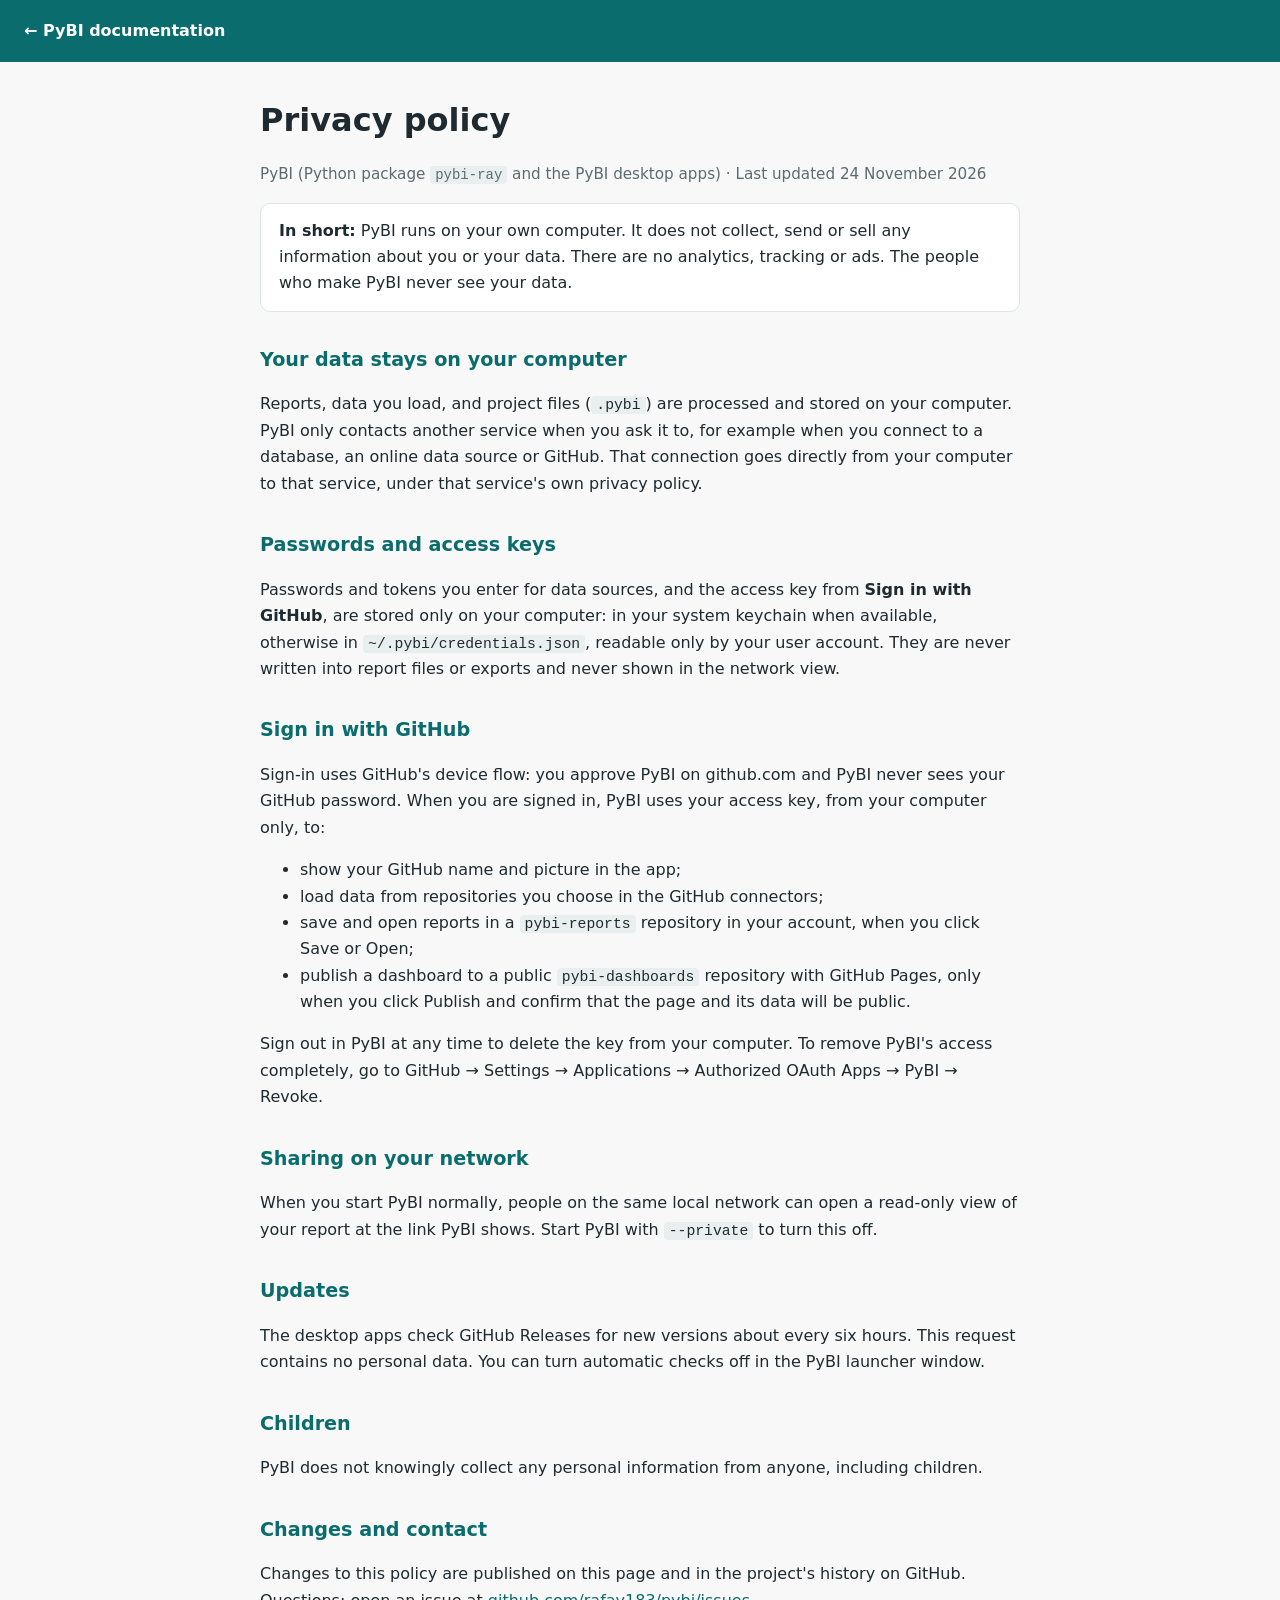
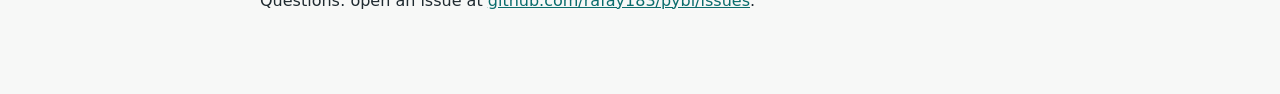
<file: docs/privacy.html>
<!DOCTYPE html>
<html lang="en">
<head>
<meta charset="utf-8">
<meta name="viewport" content="width=device-width, initial-scale=1">
<title>Privacy policy · PyBI</title>
<meta name="description" content="How PyBI handles your data: it runs on your own computer and collects nothing.">
<link rel="icon" href="images/pybi-icon.png">
<style>
  body { margin: 0; font: 16px/1.65 system-ui, -apple-system, "Segoe UI", Roboto, sans-serif; color: #1f2a30; background: #f7f8f7; }
  header { background: #0a6c6c; color: #fff; padding: 18px 24px; }
  header a { color: #fff; text-decoration: none; font-weight: 700; }
  main { max-width: 760px; margin: 0 auto; padding: 32px 24px 64px; }
  h1 { font-size: 2rem; margin: 0 0 4px; }
  h2 { font-size: 1.2rem; margin: 32px 0 8px; color: #0a6c6c; }
  .muted { color: #5c6b70; font-size: .95rem; }
  code { background: #e9eeee; padding: 1px 5px; border-radius: 4px; font-size: .92em; }
  a { color: #0a6c6c; }
  .box { background: #fff; border: 1px solid #dde4e4; border-radius: 10px; padding: 14px 18px; }
</style>
</head>
<body>
<header><a href="./">← PyBI documentation</a></header>
<main>
  <h1>Privacy policy</h1>
  <p class="muted">PyBI (Python package <code>pybi-ray</code> and the PyBI desktop apps) · Last updated 24 November 2026</p>

  <div class="box"><b>In short:</b> PyBI runs on your own computer. It does not collect, send or sell any information about you or your data. There are no analytics, tracking or ads. The people who make PyBI never see your data.</div>

  <h2>Your data stays on your computer</h2>
  <p>Reports, data you load, and project files (<code>.pybi</code>) are processed and stored on your computer. PyBI only contacts another service when you ask it to, for example when you connect to a database, an online data source or GitHub. That connection goes directly from your computer to that service, under that service's own privacy policy.</p>

  <h2>Passwords and access keys</h2>
  <p>Passwords and tokens you enter for data sources, and the access key from <b>Sign in with GitHub</b>, are stored only on your computer: in your system keychain when available, otherwise in <code>~/.pybi/credentials.json</code>, readable only by your user account. They are never written into report files or exports and never shown in the network view.</p>

  <h2>Sign in with GitHub</h2>
  <p>Sign-in uses GitHub's device flow: you approve PyBI on github.com and PyBI never sees your GitHub password. When you are signed in, PyBI uses your access key, from your computer only, to:</p>
  <ul>
    <li>show your GitHub name and picture in the app;</li>
    <li>load data from repositories you choose in the GitHub connectors;</li>
    <li>save and open reports in a <code>pybi-reports</code> repository in your account, when you click Save or Open;</li>
    <li>publish a dashboard to a public <code>pybi-dashboards</code> repository with GitHub Pages, only when you click Publish and confirm that the page and its data will be public.</li>
  </ul>
  <p>Sign out in PyBI at any time to delete the key from your computer. To remove PyBI's access completely, go to GitHub → Settings → Applications → Authorized OAuth Apps → PyBI → Revoke.</p>

  <h2>Sharing on your network</h2>
  <p>When you start PyBI normally, people on the same local network can open a read-only view of your report at the link PyBI shows. Start PyBI with <code>--private</code> to turn this off.</p>

  <h2>Updates</h2>
  <p>The desktop apps check GitHub Releases for new versions about every six hours. This request contains no personal data. You can turn automatic checks off in the PyBI launcher window.</p>

  <h2>Children</h2>
  <p>PyBI does not knowingly collect any personal information from anyone, including children.</p>

  <h2>Changes and contact</h2>
  <p>Changes to this policy are published on this page and in the project's history on GitHub. Questions: open an issue at <a href="https://github.com/rafay183/pybi/issues">github.com/rafay183/pybi/issues</a>.</p>
</main>
</body>
</html>
</file>
